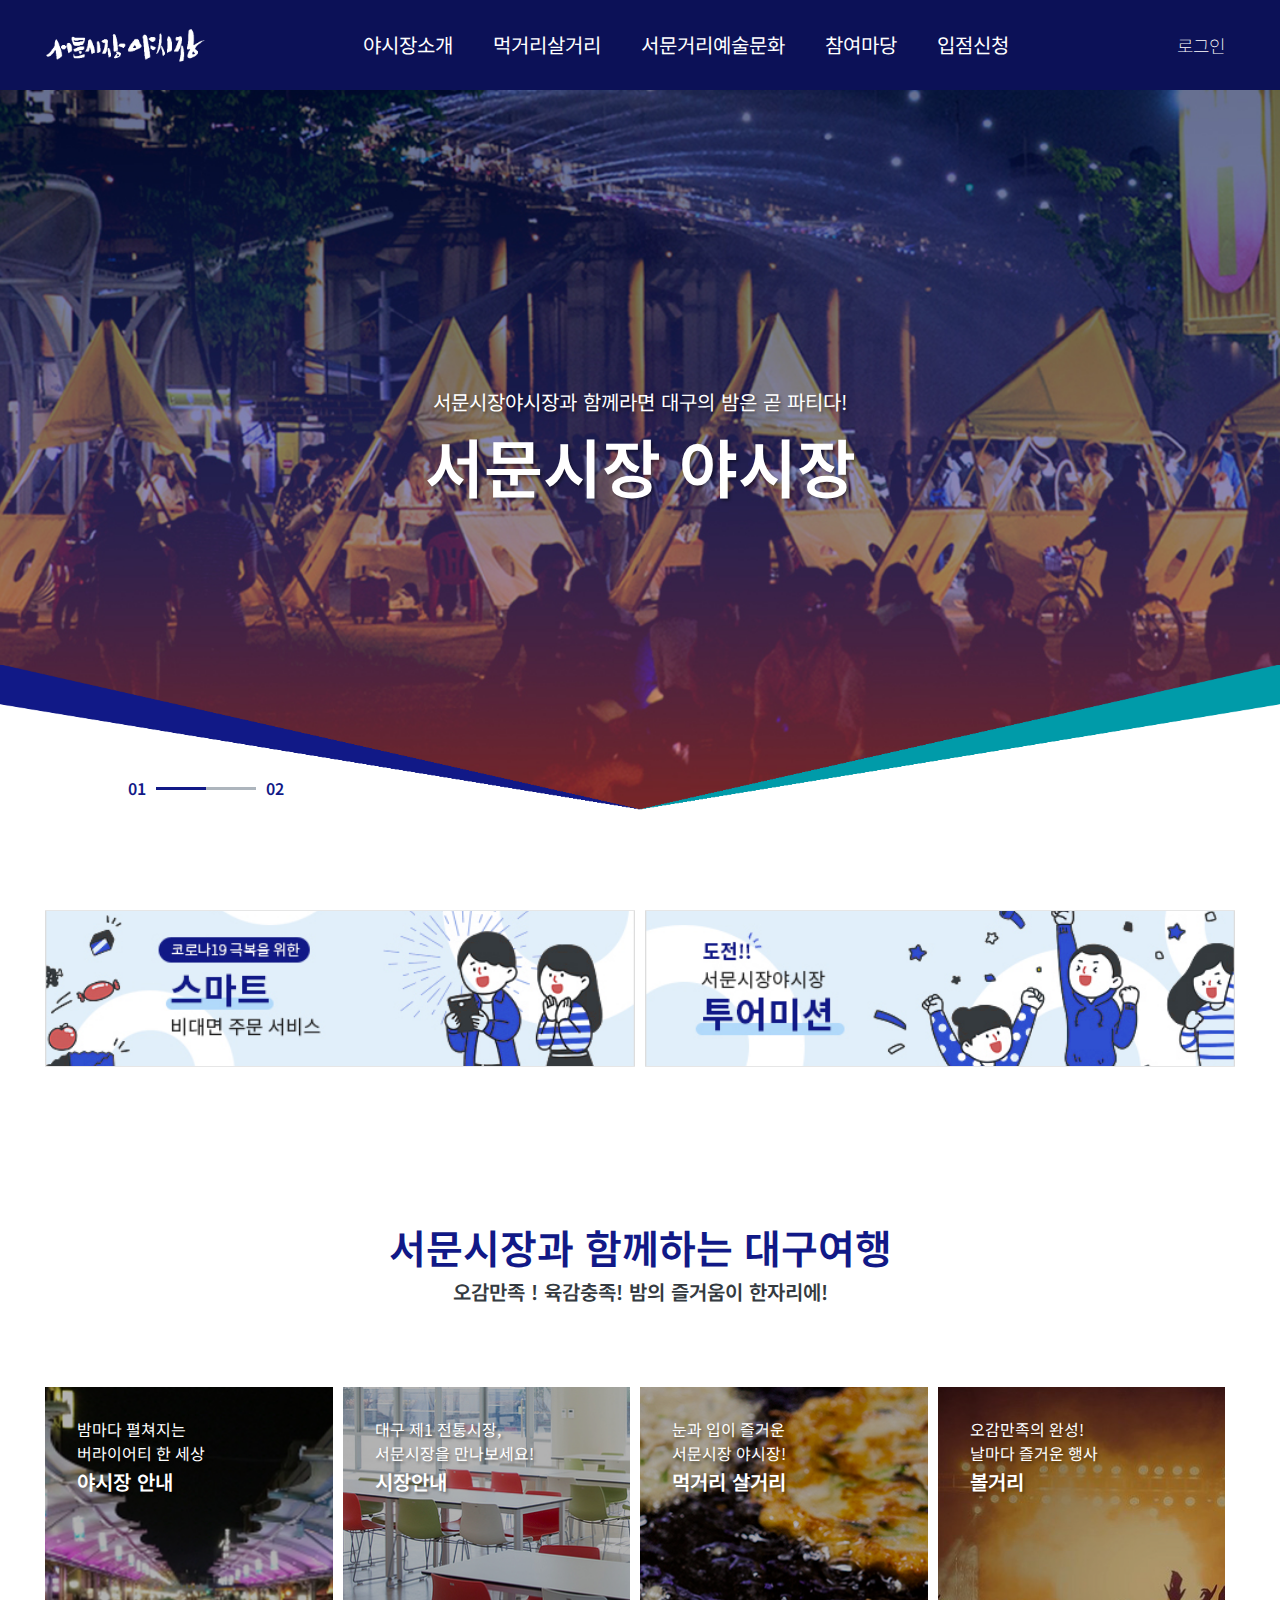
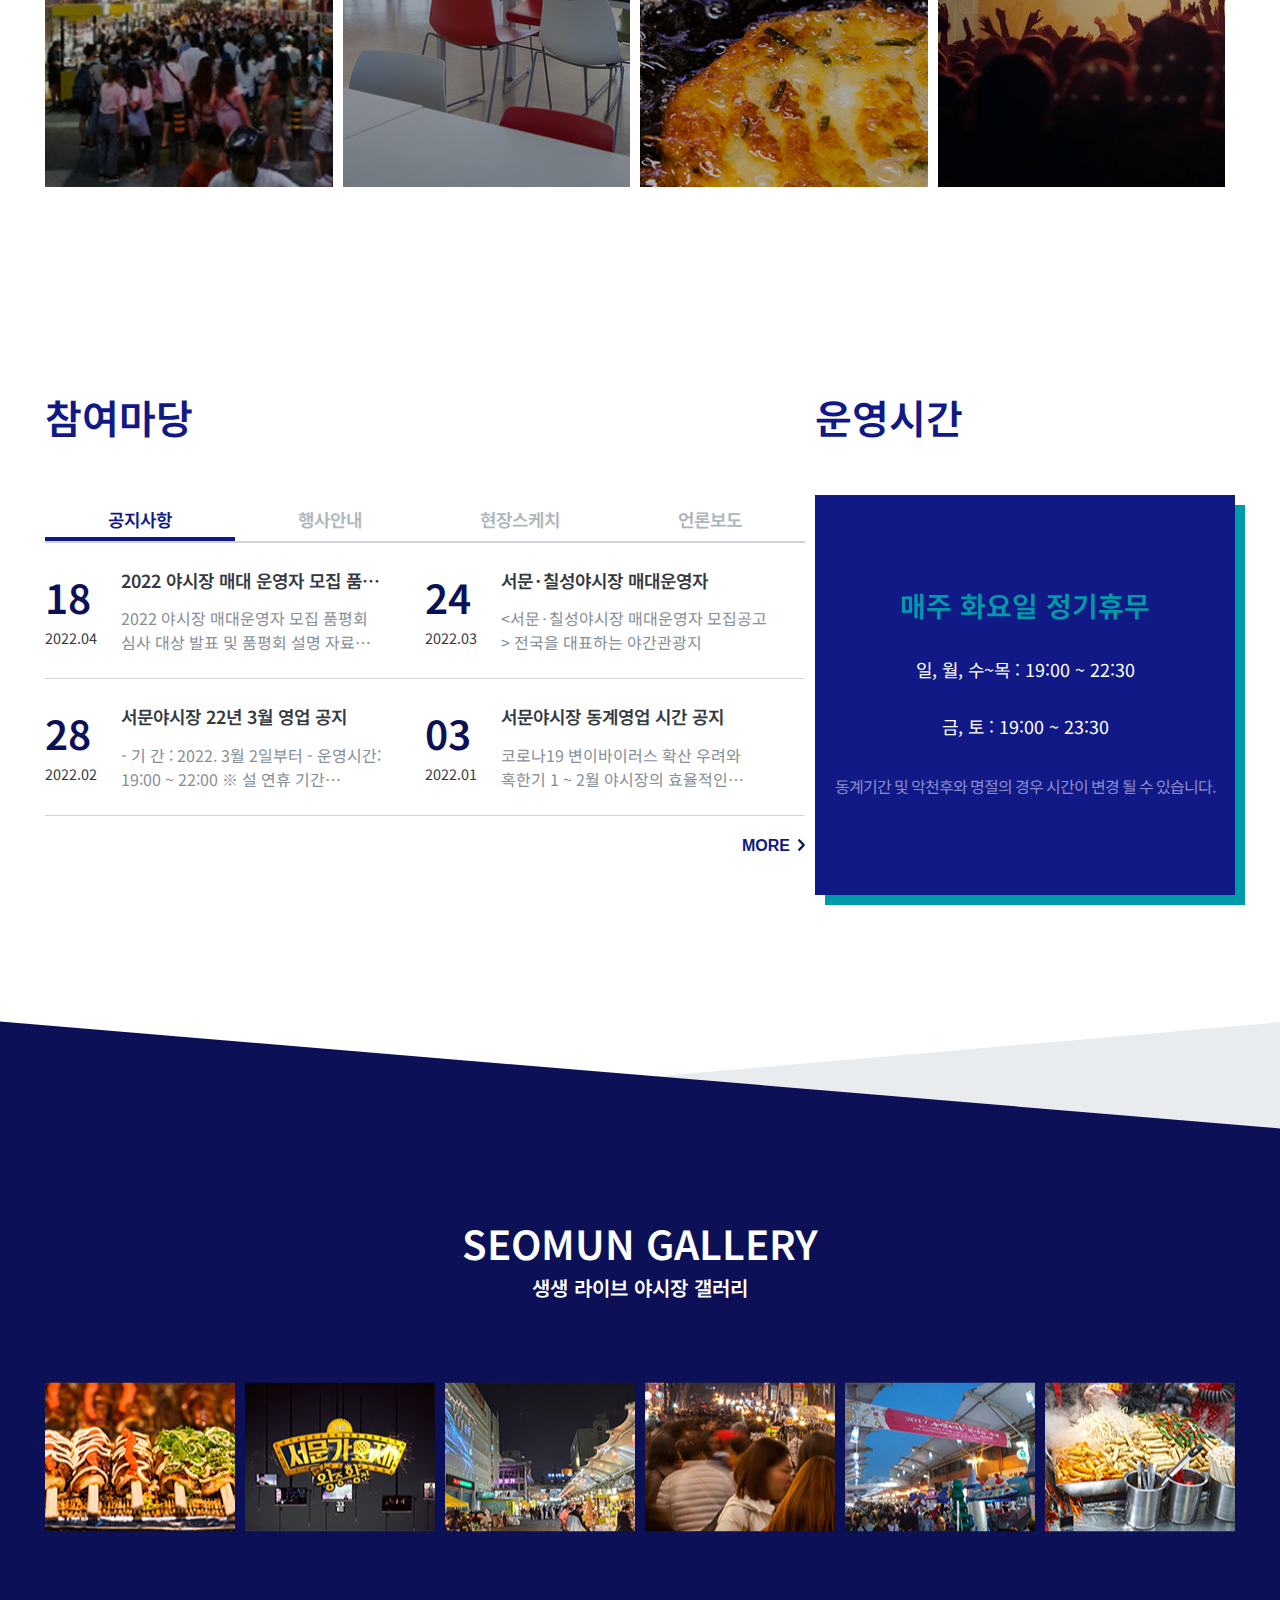
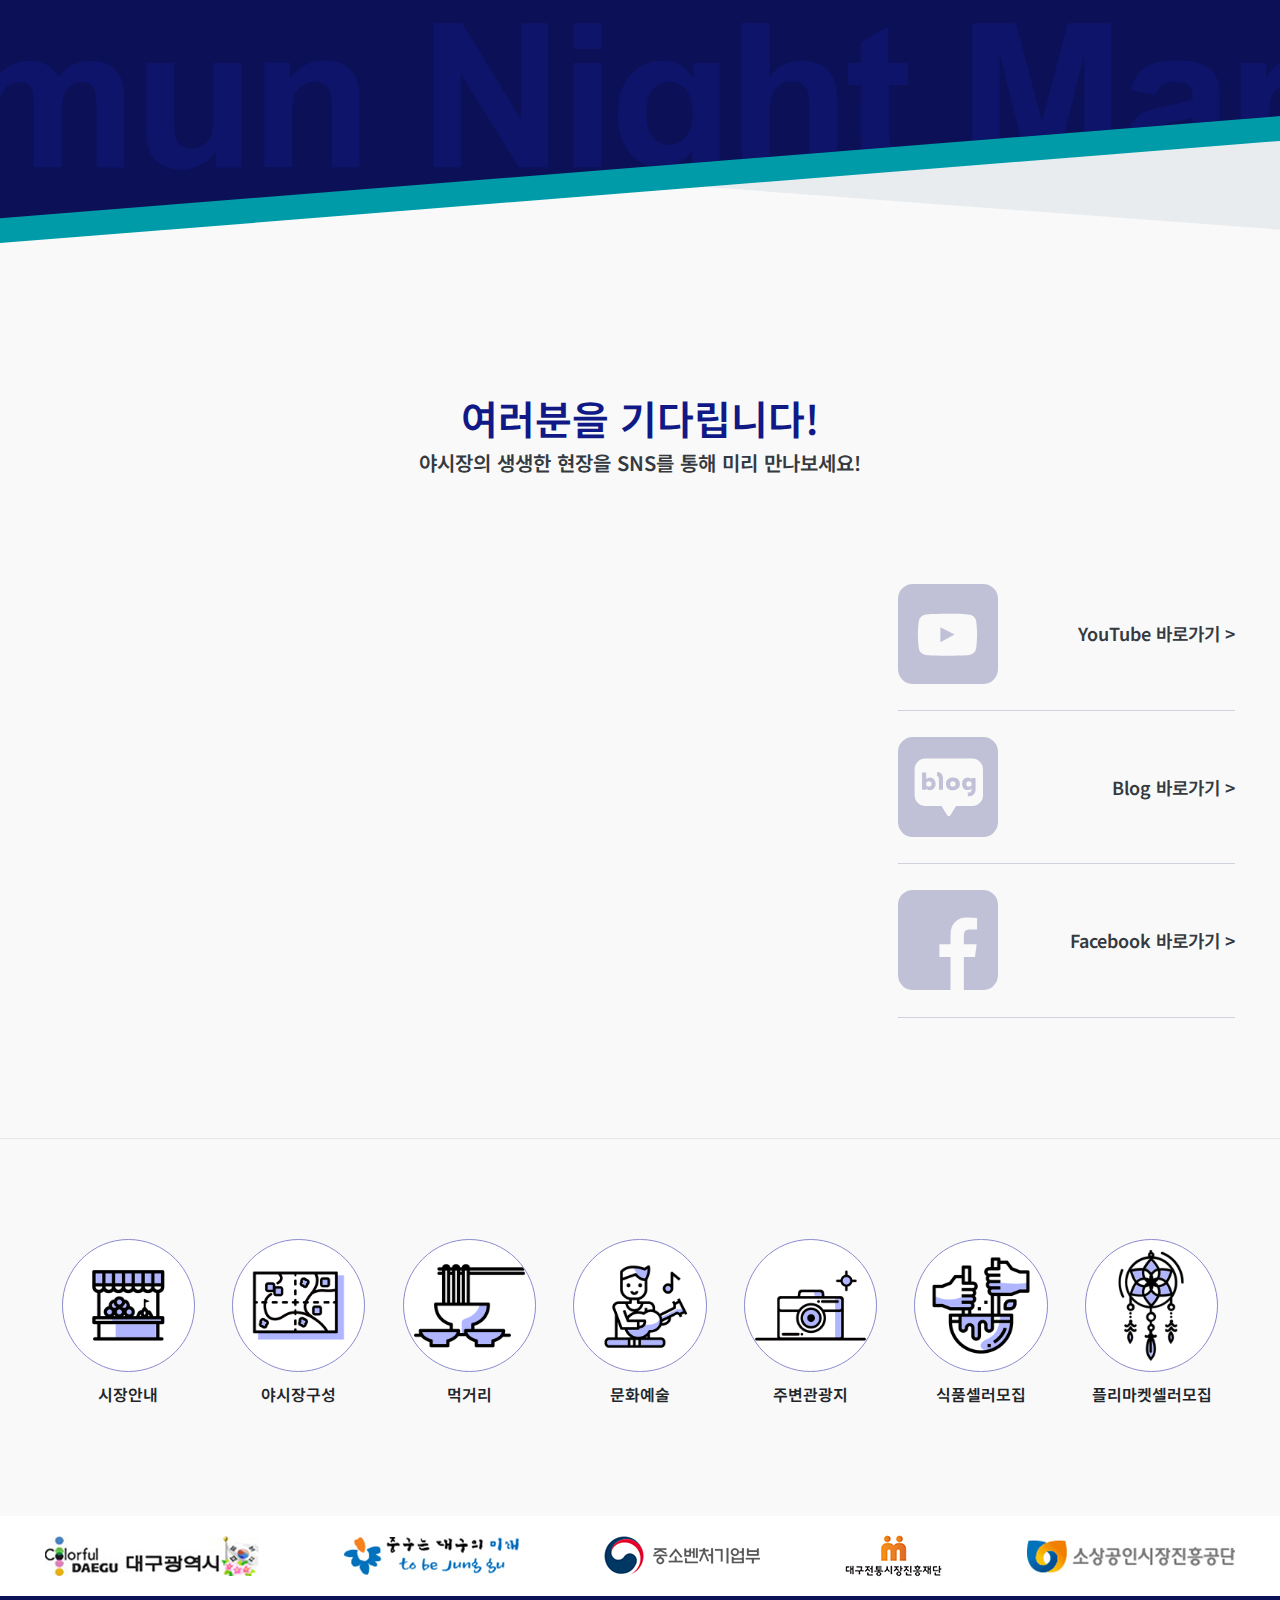
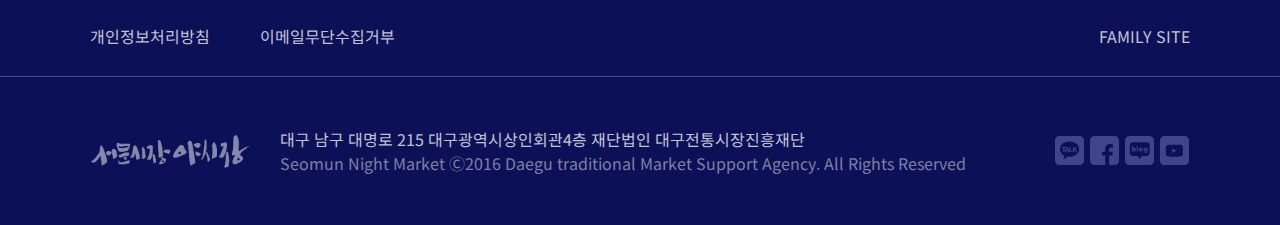
<file: index.html>
<!DOCTYPE html>
<html lang="ko">

<head>
    <meta charset="UTF-8" />
    <meta http-equiv="X-UA-Compatible" content="IE=edge" />
    <meta name="viewport" content="width=device-width, initial-scale=1.0" />
    <title>서문시장야시장</title>
    <link rel="stylesheet" href="css/reset.css" />
    <link rel="stylesheet" href="css/common.css" />
    <link rel="stylesheet" href="css/style.css" />
    <link rel="preconnect" href="https://fonts.googleapis.com" />
    <link rel="preconnect" href="https://fonts.gstatic.com" crossorigin />
    <link href="https://fonts.googleapis.com/css2?family=Noto+Sans+KR:wght@100;300;400;500;700;900&display=swap"
        rel="stylesheet" />
</head>

<body>
    <header>
        <div class="inner">
            <h1 class="logo"><a href=""></a></h1>
            <nav class="dis_none1000">
                <ul class="navi">
                    <li><a href="sub/intro.html">야시장소개</a></li>
                    <li><a href="sub/thum.html">먹거리살거리</a></li>
                    <li><a href="">서문거리예술문화</a></li>
                    <li><a href="sub/notice.html">참여마당</a></li>
                    <li><a href="">입점신청</a></li>
                </ul>
            </nav>
            <div class="login dis_none1000">
                <a href="sub/login.html">로그인</a>
            </div>
            <div class="ham dis_block1000">
                <span></span>
                <span></span>
                <span></span>
            </div>
        </div>
    </header>
    <main>
        <section class="main_bnr">
            <div class="bnr_wrap">
                <div class="main_title">
                    <p>서문시장야시장과 함께라면 <span>대구의 밤은 곧 파티다!<span></span></p>
                    <h2>서문시장 야시장</h2>
                </div>
            </div>
            <div class="slide_nav dis_none1000">
                <span>01</span>
                <span class="slide_nav_ac"></span>
                <span></span>
                <span>02</span>
            </div>
        </section>
        <section class="inner bnr_img">
            <div>
               <a class="smart" href="sub/thum.html"></a>
            </div>
            <div>
                <a  class="tour" href=""></a>
            </div>
        </section>
        <section class="card_bnr">
            <div class="main_tile">
                <h2>서문시장과 함께하는 대구여행</h2>
                <p>오감만족 ! 육감충족! 밤의 즐거움이 한자리에!</p>
            </div>
            <div class="card_wrap">
                <ul class="main_card">
                    <li>
                        <a href="sub/intro.html">
                            <img src="img/index/section1_01.jpg" alt="" />
                            <p>
                                밤마다 펼쳐지는 <br />
                                버라이어티 한 세상
                            </p>
                            <span>야시장 안내</span>
                        </a>
                    </li>
                    <li>
                        <a href="">
                            <img src="img/index/section1_02.jpg" alt="" />
                            <p>
                                대구 제1 전통시장,<br />
                                서문시장을 만나보세요!
                            </p>
                            <span>시장안내</span>
                        </a>
                    </li>
                    <li>
                        <a href="">
                            <img src="img/index/section1_03.jpg" alt="" />
                            <p>
                                눈과 입이 즐거운 <br />
                                서문시장 야시장!
                            </p>
                            <span>먹거리 살거리</span>
                        </a>
                    </li>
                    <li>
                        <a href="">
                            <img src="img/index/section1_04.jpg" alt="" />
                            <p>
                                오감만족의 완성! <br />
                                날마다 즐거운 행사
                            </p>
                            <span>볼거리</span>
                        </a>
                    </li>
                </ul>
            </div>
        </section>
        <section class="card_bnr hidden">
            <article class="inner seperate">
                <div class="main_notice">
                    <h2>참여마당</h2>
                    <ul class="main_noti_nav">
                        <li class="main_noti_active">
                            <a href="">공지사항</a>
                        </li>
                        <li><a href="">행사안내</a></li>
                        <li><a href="">현장스케치</a></li>
                        <li><a href="">언론보도</a></li>
                    </ul>
                    <div class="main_noti_wrap">
                        <div>
                            <div class="main_noti_date">
                                <span>18</span>
                                <p>2022.04</p>
                            </div>
                            <div class="main_noti_cont">
                                <span>2022 야시장 매대 운영자 모집 품평회</span>
                                <p>
                                    2022 야시장 매대운영자 모집 품평회 심사 대상 발표 및 품평회 설명 자료 게시 합니다 .
                                    첨부파일 참조 (심사 대상 명단 , 응시조 확인 및 일정 , 참가자 설명자료 반드시 확인 )
                                </p>
                            </div>
                        </div>
                        <div>
                            <div class="main_noti_date">
                                <span>24</span>
                                <p>2022.03</p>
                            </div>
                            <div class="main_noti_cont">
                                <span>서문·칠성야시장 매대운영자</span>
                                <p>
                                    <서문·칠성야시장 매대운영자 모집공고>
                                        전국을 대표하는 야간관광지
                                </p>
                            </div>
                        </div>
                        <div>
                            <div class="main_noti_date">
                                <span>28</span>
                                <p>2022.02</p>
                            </div>
                            <div class="main_noti_cont">
                                <span>서문야시장 22년 3월 영업 공지</span>
                                <p>
                                    - 기 간 : 2022. 3월 2일부터
                                    - 운영시간: 19:00 ~ 22:00
                                    ※ 설 연휴 기간 특별공연 진행될 예정입니다. 많은 참여 부탁드립니다.
                                </p>
                            </div>
                        </div>
                        <div>
                            <div class="main_noti_date">
                                <span>03</span>
                                <p>2022.01</p>
                            </div>
                            <div class="main_noti_cont">
                                <span>서문야시장 동계영업 시간 공지</span>
                                <p>
                                    코로나19 변이바이러스 확산 우려와 혹한기 1 ~ 2월 야시장의
                                    효율적인 운영을 위해 동계기간 영업시간 단축 조정함을 안내 드립니다.
                                </p>
                            </div>
                        </div>
                    </div>
                    <button class="main_noti_btn" onclick="location.href='sub/notice.html';">MORE</button>
                </div>
                <div class="main_time">
                    <h2>운영시간</h2>
                    <div>
                        <h5>매주 화요일 정기휴무</h5>
                        <span>일, 월, 수~목 : 19:00 ~ 22:30</span>
                        <span>금, 토 : 19:00 ~ 23:30</span>
                        <p>
                            동계기간 및 악천후와 명절의 경우 시간이 변경 될
                            수 있습니다.
                        </p>
                    </div>
                </div>
            </article>
        </section>
        <section class="gallery">
            <article>
                <div class="main_tile ">
                    <h2 class="white">SEOMUN GALLERY</h2>
                    <p class="white">생생 라이브 야시장 갤러리</p>
                </div>
                <div class="gall_img">
                    <div>
                        <div><img src="img/index/gallery5.jpg" alt="" /></div>
                        <div><img src="img/index/gallery3.jpg" alt="" /></div>
                        <div><img src="img/index/gallery7.jpg" alt="" /></div>
                        <div><img src="img/index/gallery4.jpg" alt="" /></div>
                        <div><img src="img/index/gallery8.jpg" alt="" /></div>
                        <div><img src="img/index/gallery6.jpg" alt="" /></div>
                        <!-- <div><img src="img/index/gallery1.jpg" alt="" /></div>
                        <div><img src="img/index/gallery2.jpg" alt="" /></div> -->

                    </div>
                </div>
            </article>
        </section>
        <section class="gray_sec">
            <div class="main_tile">
                <h2>여러분을 기다립니다!</h2>
                <p>야시장의 생생한 현장을 SNS를 통해 미리 만나보세요!</p>
            </div>
            <article class="inner sns_wrap">
                <iframe class="yt" src="https://www.youtube.com/embed/OdQ_ya1SF24?controls=0&amp;start=20" title="YouTube video player" frameborder="0" allow="accelerometer; autoplay; clipboard-write; encrypted-media; gyroscope; picture-in-picture" allowfullscreen></iframe>                
                <!-- <iframe class="fb" src="https://www.facebook.com/plugins/likebox.php?href=https://www.facebook.com/nightseomun&amp;width=290&amp;height=320&amp;colorscheme=light&amp;show_faces=false&amp;header=false&amp;stream=true&amp;show_border=false" scrolling="no" frameborder="0"  allowtransparency="true"></iframe> -->
                <div class="sns_view dis_none">
                    <div class="yout">
                        <a href="">
                        <img class="" src="img/icon-ft-yt.svg" alt="">
                        <p>YouTube <span>바로가기 ></span></p>
                    </a>
                    </div>
                    <div class="blog">
                        <a href="">
                        <img class="" src="img/icon-ft-blog.svg" alt="">
                        <p>Blog <span>바로가기 ></span></p>
                    </a>
                    </div>
                    <div class="fb"><a href="">
                        <img class="" src="img/icon-ft-fb.svg" alt="">
                        <p>Facebook <span>바로가기 ></span></p>

                        </a>
                    </div>
                </div>
            </article>
        </section>
        <section class="icon_cate">
            <article class="inner">
                <ul class="cate_list">
                    <li>
                        <a href="#">
                            <div>
                                <img src="img/index/section4_market.png" />
                            </div>
                            <p>시장안내</p>
                        </a>
                    </li>
                    <li>
                        <a href="#">
                            <div>
                                <img src="img/index/section4_map.png" />
                            </div>
                            <p>야시장구성</p>
                        </a>
                    </li>
                    <li>
                        <a href="#">
                            <div>
                                <img src="img/index/section4_food.png" />
                            </div>
                            <p>먹거리</p>
                        </a>
                    </li>
                    <li>
                        <a href="#">
                            <div>
                                <img src="img/index/section4_culture.png" />
                            </div>
                            <p>문화예술</p>
                        </a>
                    </li>
                    <li class="dis_none1000">
                        <a href="#">
                            <div>
                                <img src="img/index/section4_3tour.png" />
                            </div>
                            <p>주변관광지</p>
                        </a>
                    </li>
                    <li>
                        <a href="#">
                            <div>
                                <img src="img/index/section4_foodseller.png" />
                            </div>
                            <p>식품셀러모집</p>
                        </a>
                    </li>
                    <li>
                        <a href="#">
                            <div>
                                <img src="img/index/section4_fleamarket.png" />
                            </div>
                            <p>플리마켓셀러모집</p>
                        </a>
                    </li>
                </ul>
            </article>
        </section>
        
        <section class="f_img dis_none1000">
            <article class="inner">
                <div>
                    <a href="sub/intro.html"><img src="img/index/footer_banner01.jpg" alt="" /></a>
                </div>
                <div>
                    <a href=""><img src="img/index/footer_banner02.jpg" alt="" /></a>
                </div>
                <div>
                    <a href="sub/thum.html"><img src="img/index/footer_banner03.jpg" alt="" /></a>
                </div>
                <div>
                    <a href=""><img src="img/index/footer_banner04.jpg" alt="" /></a>
                </div>
                <div>
                    <a href=""><img src="img/index/footer_banner05.jpg" alt="" /></a>
                </div>
            </article>
        </section>
    </main>
    
    <footer>
        <div>
            <div class="f_list">
                <div>
                    <ul>
                        <li><a href="">개인정보처리방침</a></li>
                        <li><a href="">이메일무단수집거부</a></li>
                    </ul>
                    <span class="dis_none">FAMILY SITE</span>
                </div>
            </div>
            <div class="f_cont">
                <div class="f_logo">
                    <h2>
                        <a href="">
                            <img src="img/noimg_big2.png" alt="" />
                        </a>
                    </h2>
                </div>
                <div class="f_txt">
                    <p>
                        대구 남구 대명로 215 대구광역시상인회관4층
                        <br class="dis_block" />
                        재단법인 대구전통시장진흥재단
                    </p>
                    <div class="fm_ico">
                        <a href="">
                            <i class="icon_ft_talk"></i>
                        </a>
                        <a href="">
                            <i class="icon_ft_fb"></i>
                        </a>
                        <a href="">
                            <i class="icon_ft_blog"></i>
                        </a>
                        <a href="">
                            <i class="icon_ft_yt"></i>
                        </a>
                    </div>
                    <p>
                        Seomun Night Market Ⓒ2016 Daegu traditional Market
                        Support Agency.
                        <br class="dis_block" />All Rights Reserved
                    </p>
                </div>
                <div class="f_ico dis_none">
                    <a href="">
                        <i class="icon_ft_talk"></i>
                    </a>
                    <a href="">
                        <i class="icon_ft_fb"></i>
                    </a>
                    <a href="">
                        <i class="icon_ft_blog"></i>
                    </a>
                    <a href="">
                        <i class="icon_ft_yt"></i>
                    </a>
                </div>
            </div>
        </div>
    </footer>
</body>

</html>
</file>
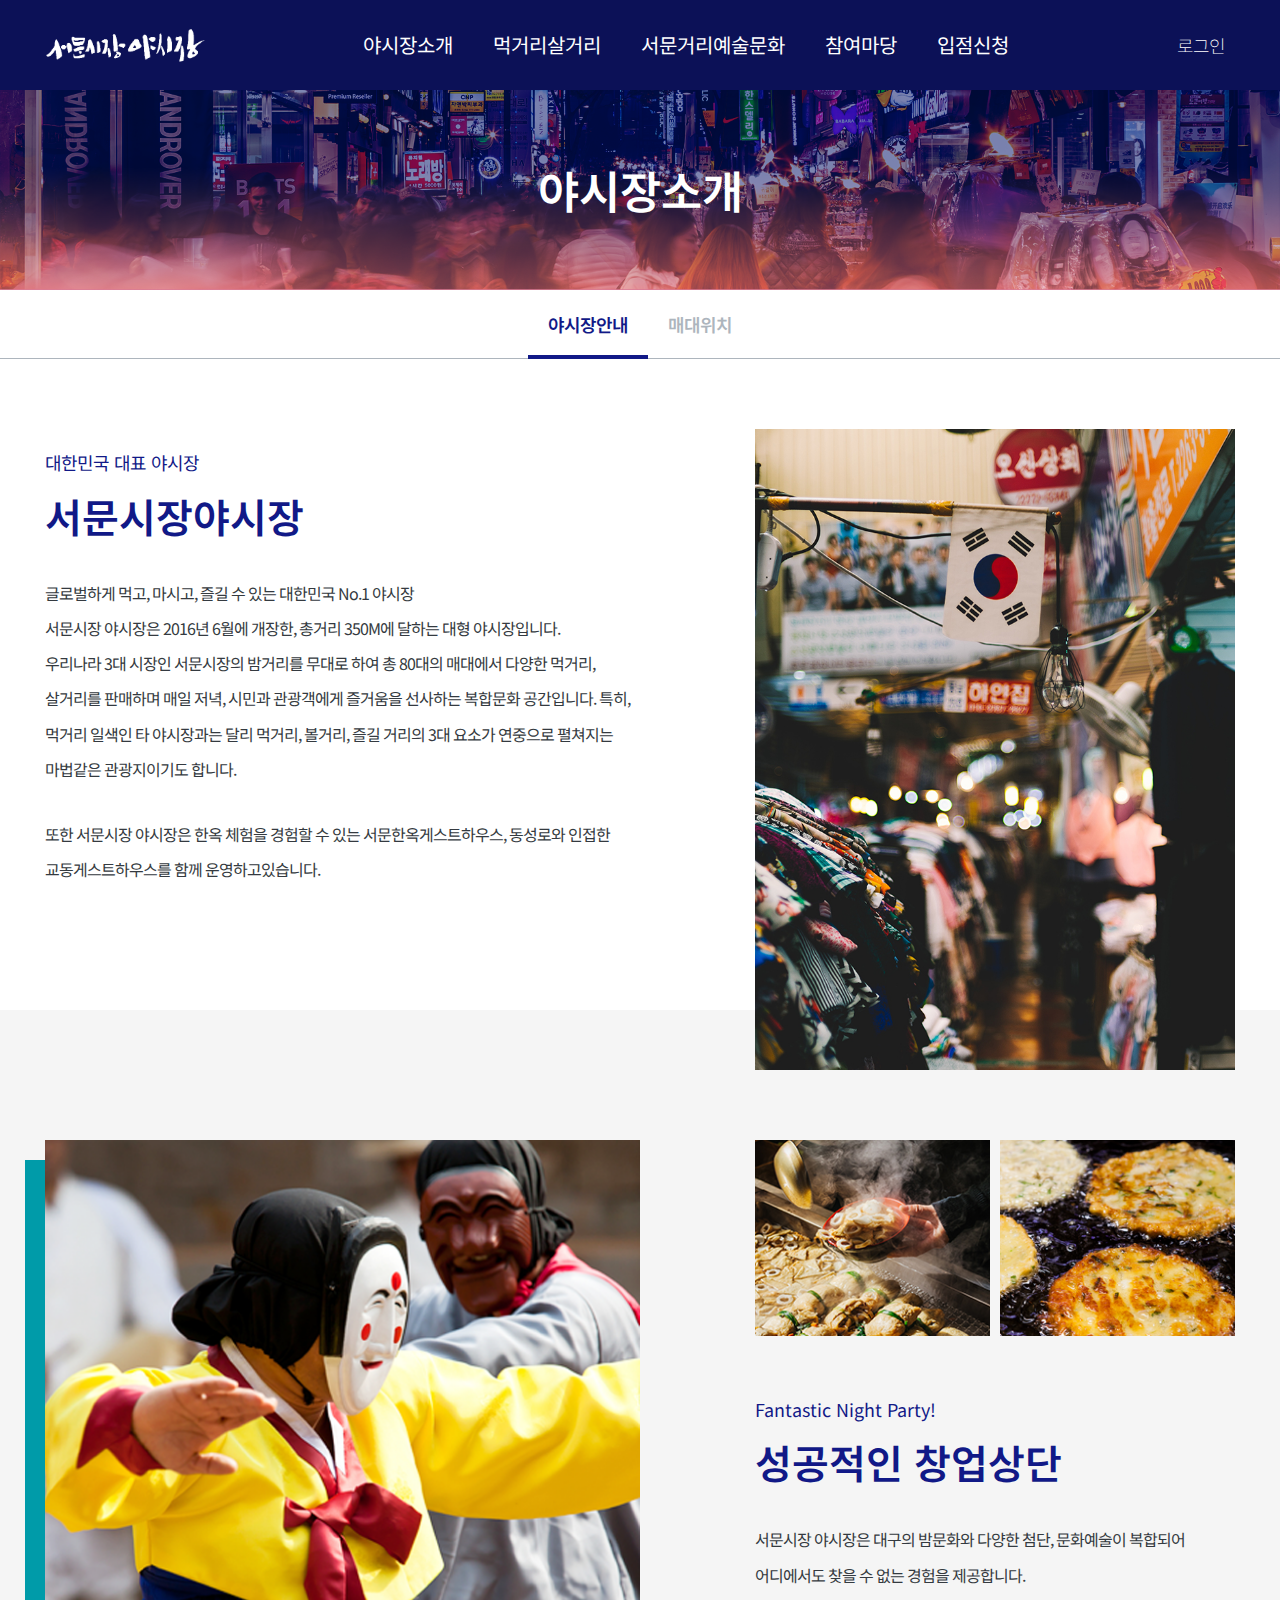
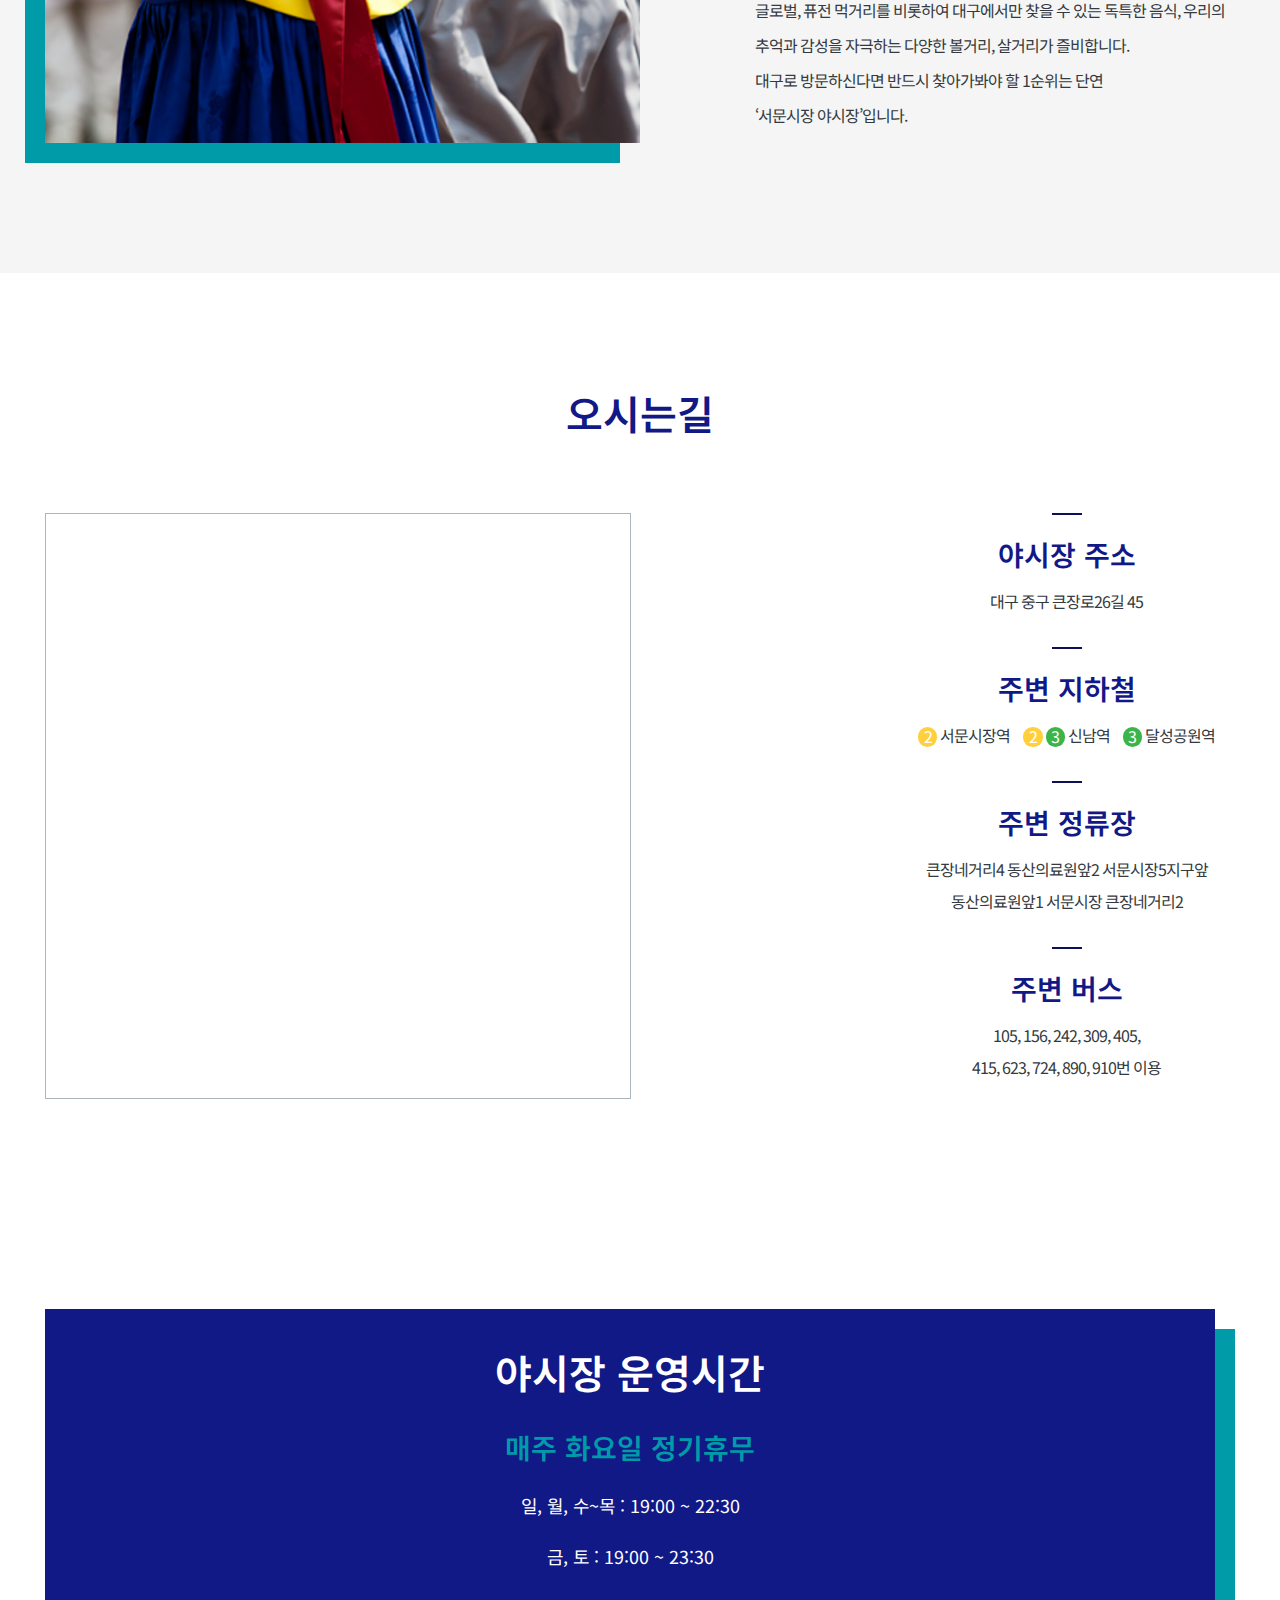
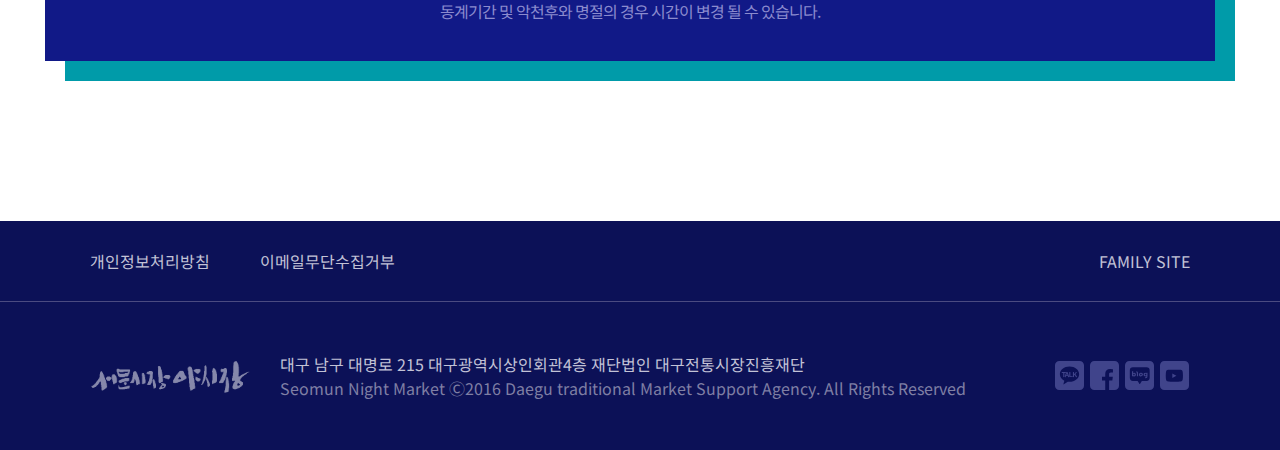
<file: sub/intro.html>
<!DOCTYPE html>
<html lang="ko">
    <head>
        <meta charset="UTF-8" />
        <meta http-equiv="X-UA-Compatible" content="IE=edge" />
        <meta name="viewport" content="width=device-width, initial-scale=1.0" />
        <title>서문시장야시장</title>
        <link rel="stylesheet" href="../css/reset.css" />
        <link rel="stylesheet" href="../css/common.css" />
        <link rel="stylesheet" href="../css/style.css" />
        <link rel="preconnect" href="https://fonts.googleapis.com" />
        <link rel="preconnect" href="https://fonts.gstatic.com" crossorigin />
        <link
            href="https://fonts.googleapis.com/css2?family=Noto+Sans+KR:wght@100;300;400;500;700;900&display=swap"
            rel="stylesheet"
        />
    </head>
    <body>
        <header>
            <div class="inner">
                <h1 class="logo"><a href="../index.html"></a></h1>
                <nav class="dis_none1000">
                    <ul class="navi">
                        <li><a href="">야시장소개</a></li>
                        <li><a href="thum.html">먹거리살거리</a></li>
                        <li><a href="">서문거리예술문화</a></li>
                        <li><a href="notice.html">참여마당</a></li>
                        <li><a href="">입점신청</a></li>
                    </ul>
                </nav>
                <div class="login dis_none1000">
                    <a href="login.html">로그인</a>
                </div>
                <div class="ham dis_block1000">
                    <span></span>
                    <span></span>
                    <span></span>
                </div>
            </div>
        </header>
        <main>
            <div class="nav_bg bg_img2">
                <h2>야시장소개</h2>
            </div>
            <nav class="sub_nav">
                <ul>
                    <li><a href="#" class="sub_active">야시장안내</a></li>
                    <li><a href="#">매대위치</a></li>
                </ul>
            </nav>
            <section class="sec1">
                <div class="inner">
                    <div class="sec1_txt">
                        <span>대한민국 대표 야시장</span>
                        <h3>서문시장야시장</h3>
                        <p>
                            글로벌하게 먹고, 마시고, 즐길 수 있는 대한민국 No.1
                            야시장<br />
                            서문시장 야시장은 2016년 6월에 개장한, 총거리 350M에
                            달하는 대형 야시장입니다.<br />
                            우리나라 3대 시장인 서문시장의 밤거리를 무대로 하여
                            총 80대의 매대에서 다양한 먹거리, 살거리를 판매하며
                            매일 저녁, 시민과 관광객에게 즐거움을 선사하는
                            복합문화 공간입니다. 특히, 먹거리 일색인 타
                            야시장과는 달리 먹거리, 볼거리, 즐길 거리의 3대
                            요소가 연중으로 펼쳐지는 마법같은 관광지이기도
                            합니다.<br />
                        </p>
                        <p class="sec1_txt_hide">
                            또한 서문시장 야시장은 한옥 체험을 경험할 수 있는
                            서문한옥게스트하우스, 동성로와 인접한
                            교동게스트하우스를 함께 운영하고있습니다.
                        </p>
                    </div>
                    <div class="img1_wrap">
                        <img
                            src="../img/info_img6.jpg"
                            alt="소개페이지 서문시장 이미지"
                        />
                    </div>
                </div>
            </section>
            <section class="sec2">
                <div class="inner">
                    <div class="img2_wrap">
                        <div class="img2_bg">
                            <img src="../img/info_img2.png" />
                        </div>
                    </div>
                    <div class="img3_text_wrap">
                        <div class="img3_wrap">
                            <img src="../img/info_img3.png" />
                            <img src="../img/info_img4.png" />
                        </div>
                        <div class="sec2_txt">
                            <span>Fantastic Night Party!</span>
                            <h3>성공적인 창업상단</h3>
                            <p>
                                서문시장 야시장은 대구의 밤문화와 다양한 첨단,
                                문화예술이 복합되어 어디에서도 찾을 수 없는
                                경험을 제공합니다.<br />
                                글로벌, 퓨전 먹거리를 비롯하여 대구에서만 찾을
                                수 있는 독특한 음식, 우리의 추억과 감성을
                                자극하는 다양한 볼거리, 살거리가 즐비합니다.<br />
                                대구로 방문하신다면 반드시 찾아가봐야 할 1순위는
                                단연<br />
                                ‘서문시장 야시장’입니다.
                            </p>
                        </div>
                    </div>
                </div>
            </section>
            <section class="sec3">
                <div class="inner2">
                    <h3>오시는길</h3>
                    <div class="map_wrap">
                        <iframe
                            class="google_map"
                            src="https://www.google.com/maps/embed?pb=!1m18!1m12!1m3!1d1616.59881114939!2d128.5794935823837!3d35.86867362980723!2m3!1f0!2f0!3f0!3m2!1i1024!2i768!4f13.1!3m3!1m2!1s0x3565e376c08aad43%3A0xdd7958b01f8ee3e!2z7ISc66y47Iuc7J6lIOyVvOyLnOyepQ!5e0!3m2!1sko!2skr!4v1649229399366!5m2!1sko!2skr"
                            allowfullscreen=""
                            loading="lazy"
                            referrerpolicy="no-referrer-when-downgrade"
                        ></iframe>
                        <ul>
                            <li>
                                <h5>야시장 주소</h5>
                                <p>대구 중구 큰장로26길 45</p>
                            </li>
                            <li>
                                <h5>주변 지하철</h5>
                                <p>
                                    <span class="n2">2</span>
                                    서문시장역
                                    <span class="n2">2</span>
                                    <span class="n3">3</span>
                                    신남역
                                    <span class="n3">3</span>
                                    달성공원역
                                </p>
                            </li>
                            <li>
                                <h5>주변 정류장</h5>
                                <p>
                                    큰장네거리4 동산의료원앞2 서문시장5지구앞<br />
                                    동산의료원앞1 서문시장 큰장네거리2
                                </p>
                            </li>
                            <li>
                                <h5>주변 버스</h5>
                                <p>
                                    105, 156, 242, 309, 405, <br />
                                    415, 623, 724, 890, 910번 이용
                                </p>
                            </li>
                        </ul>
                    </div>
                </div>
            </section>
            <section class="sec4">
                <div class="inner">
                    <div>
                        <h3>야시장 운영시간</h3>
                        <h5>매주 화요일 정기휴무</h5>
                        <span>일, 월, 수~목 : 19:00 ~ 22:30</span>
                        <span>금, 토 : 19:00 ~ 23:30</span>
                        <p>
                            동계기간 및 악천후와 명절의 경우 시간이 변경 될 수
                            있습니다.
                        </p>
                    </div>
                </div>
            </section>
        </main>
        <footer>
            <div>
                <div class="f_list">
                    <div>
                        <ul>
                            <li><a href="">개인정보처리방침</a></li>
                            <li><a href="">이메일무단수집거부</a></li>
                        </ul>
                        <span class="dis_none">FAMILY SITE</span>
                    </div>
                </div>
                <div class="f_cont">
                    <div class="f_logo">
                        <h2>
                            <a href=""
                                ><img src="../img/noimg_big2.png" alt=""
                            /></a>
                        </h2>
                    </div>
                    <div class="f_txt">
                        <p>
                            대구 남구 대명로 215 대구광역시상인회관4층
                            <br class="dis_block" />
                            재단법인 대구전통시장진흥재단
                        </p>
                        <div class="fm_ico">
                            <a href="">
                                <i class="icon_ft_talk"></i>
                            </a>
                            <a href="">
                                <i class="icon_ft_fb"></i>
                            </a>
                            <a href="">
                                <i class="icon_ft_blog"></i>
                            </a>
                            <a href="">
                                <i class="icon_ft_yt"></i>
                            </a>
                        </div>
                        <p>
                            Seomun Night Market Ⓒ2016 Daegu traditional Market
                            Support Agency.
                            <br class="dis_block" />All Rights Reserved
                        </p>
                    </div>
                    <div class="f_ico dis_none">
                        <a href="">
                            <i class="icon_ft_talk"></i>
                        </a>
                        <a href="">
                            <i class="icon_ft_fb"></i>
                        </a>
                        <a href="">
                            <i class="icon_ft_blog"></i>
                        </a>
                        <a href="">
                            <i class="icon_ft_yt"></i>
                        </a>
                    </div>
                </div>
            </div>
        </footer>
    </body>
</html>
</file>
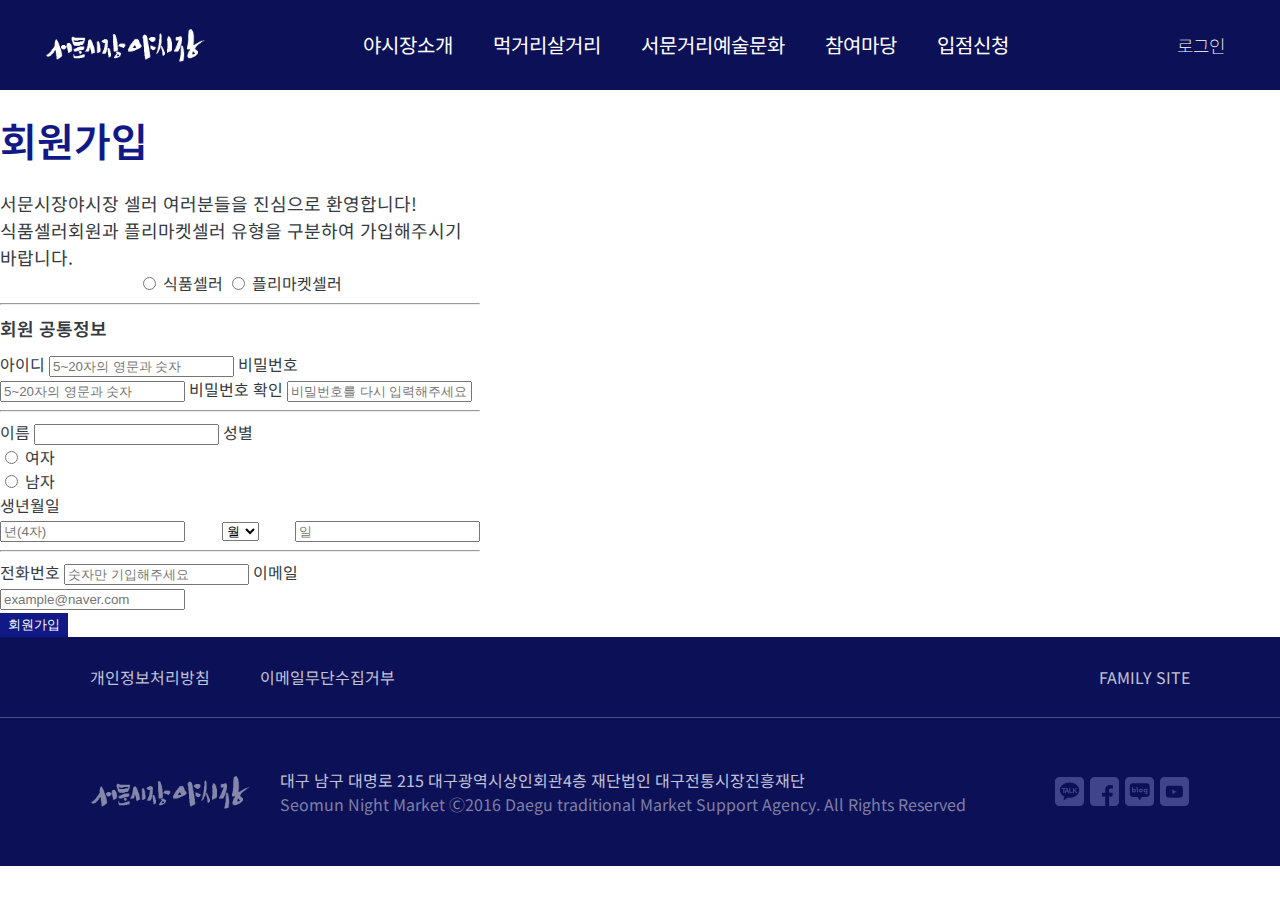
<file: sub/join.html>
<!DOCTYPE html>
<html lang="ko">
    <head>
        <meta charset="UTF-8" />
        <meta http-equiv="X-UA-Compatible" content="IE=edge" />
        <meta name="viewport" content="width=device-width, initial-scale=1.0" />
        <title>서문시장야시장</title>
        <link
            href="https://cdn.jsdelivr.net/npm/bootstrap@5.1.3/dist/css/bootstrap.min.css"
            rel="stylesheet"
            integrity="sha384-1BmE4kWBq78iYhFldvKuhfTAU6auU8tT94WrHftjDbrCEXSU1oBoqyl2QvZ6jIW3"
            crossorigin="anonymous"
        />
        <script
            src="https://cdn.jsdelivr.net/npm/bootstrap@5.1.3/dist/js/bootstrap.bundle.min.js"
            integrity="sha384-ka7Sk0Gln4gmtz2MlQnikT1wXgYsOg+OMhuP+IlRH9sENBO0LRn5q+8nbTov4+1p"
            crossorigin="anonymous"
        ></script>
        <link rel="stylesheet" href="../css/reset.css" />
        <link rel="stylesheet" href="../css/common.css" />
        <link rel="stylesheet" href="../css/style.css" />
        <link rel="stylesheet" href="../css/login_join.css" />
        <link rel="preconnect" href="https://fonts.googleapis.com" />
        <link rel="preconnect" href="https://fonts.gstatic.com" crossorigin />
        <link
            href="https://fonts.googleapis.com/css2?family=Noto+Sans+KR:wght@100;300;400;500;700;900&display=swap"
            rel="stylesheet"
        />
    </head>

    <body>
        <header>
            <div class="inner">
                <h1 class="logo"><a href="../index.html"></a></h1>
                <nav class="dis_none1000">
                    <ul class="navi">
                        <li><a href="intro.html">야시장소개</a></li>
                        <li><a href="thum.html">먹거리살거리</a></li>
                        <li><a href="">서문거리예술문화</a></li>
                        <li><a href="notice.html">참여마당</a></li>
                        <li><a href="">입점신청</a></li>
                    </ul>
                </nav>
                <div class="login dis_none1000">
                    <a href="login.html">로그인</a>
                </div>
                <div class="ham dis_block1000">
                    <span></span>
                    <span></span>
                    <span></span>
                </div>
            </div>
        </header>
        <main>
            <body class="bg-light">
                <div class="container join_wrap">
                    <div class="py-5 text-center">
                        <h2>회원가입</h2>
                        <p class="lead">
                            서문시장야시장 셀러 여러분들을 진심으로 환영합니다!
                            <br />식품셀러회원과 플리마켓셀러 유형을 구분하여
                            가입해주시기 바랍니다.
                        </p>
                    </div>

                    <div class="row">
                        <div class="order-md-1">
                            <form>
                                <div class="btn-group seller_choice">
                                    <label class="btn-lg btn-secondary me-2">
                                        <input
                                            type="radio"
                                            name="options"
                                            id="food_seller"
                                            value="1"
                                            autocomplete="off"
                                            onclick="div_OnOff(this.value,'food_seller_info');"
                                        />
                                        식품셀러
                                    </label>
                                    <label class="btn-lg btn-secondary">
                                        <input
                                            type="radio"
                                            name="options"
                                            id="flea_seller"
                                            value="2"
                                            autocomplete="off"
                                            onclick="div_OnOff(this.value,'flea_seller_info');"
                                        />
                                        플리마켓셀러
                                    </label>
                                </div>
                                <hr class="mb-4" />
                                <h4>회원 공통정보</h4>
                                <div class="id_pw">
                                    <label class="mb-1">아이디</label>
                                    <input
                                        type="text"
                                        class="form-control mb-3"
                                        id="id"
                                        placeholder="5~20자의 영문과 숫자"
                                    />

                                    <label class="mb-1">비밀번호</label>
                                    <input
                                        type="text"
                                        class="form-control mb-3"
                                        id="password"
                                        placeholder="5~20자의 영문과 숫자"
                                    />

                                    <label class="mb-1">비밀번호 확인</label>
                                    <input
                                        type="text"
                                        class="form-control mb-3"
                                        id="password"
                                        placeholder="비밀번호를 다시 입력해주세요"
                                    />
                                </div>
                                <hr class="mb-4" />
                                <div class="human_info">
                                    <label class="mb-1">이름</label>
                                    <input
                                        type="text"
                                        class="form-control mb-3"
                                        id="id"
                                    />

                                    <label class="mb-1">성별</label><br />
                                    <div class="form-check form-check-inline">
                                        <input
                                            class="form-check-input"
                                            type="radio"
                                            name="gender"
                                            id="gender"
                                            value="woman"
                                        />
                                        <label
                                            class="form-check-label"
                                            for="inlineRadio1"
                                            >여자</label
                                        >
                                    </div>
                                    <div class="form-check form-check-inline">
                                        <input
                                            class="form-check-input"
                                            type="radio"
                                            name="gender"
                                            id="gender"
                                            value="man"
                                        />
                                        <label
                                            class="form-check-label"
                                            for="inlineRadio2"
                                            >남자</label
                                        >
                                    </div>
                                    <div class="form-group mt-3">
                                        <label class="mb-1">생년월일</label>
                                        <div class="form-row">
                                            <div class="form-group col-md-4">
                                                <input
                                                    type="text"
                                                    class="form-control"
                                                    id="birth_year"
                                                    placeholder="년(4자)"
                                                />
                                            </div>
                                            <div class="form-group col-md-4">
                                                <select
                                                    id="birth_month"
                                                    class="form-control"
                                                >
                                                    <option selected>월</option>
                                                    <option>1</option>
                                                    <option>2</option>
                                                    <option>3</option>
                                                    <option>4</option>
                                                    <option>5</option>
                                                    <option>6</option>
                                                    <option>7</option>
                                                    <option>8</option>
                                                    <option>9</option>
                                                    <option>10</option>
                                                    <option>11</option>
                                                    <option>12</option>
                                                </select>
                                            </div>
                                            <div class="form-group col-md-4">
                                                <input
                                                    type="text"
                                                    class="form-control"
                                                    id="birth_day"
                                                    placeholder="일"
                                                />
                                            </div>
                                        </div>
                                    </div>
                                </div>
                                <hr class="mb-4" />
                                <div class="call_info">
                                    <label class="mb-1">전화번호</label>
                                    <input
                                        type="text"
                                        class="form-control mb-3"
                                        id="phone"
                                        placeholder="숫자만 기입해주세요"
                                    />

                                    <label class="mb-1">이메일</label>
                                    <input
                                        type="text"
                                        class="form-control mb-3"
                                        id="email"
                                        placeholder="example@naver.com"
                                    />
                                </div>

                                <div
                                    id="food_seller_info"
                                    class="food_seller_info"
                                >
                                    <hr class="mb-4" />
                                    <h4>식품셀러 추가정보</h4>
                                    <label class="mb-1">상호명</label>
                                    <input
                                        type="text"
                                        class="form-control mb-3"
                                        id="store_name"
                                    />

                                    <label class="mb-1">주메뉴</label>
                                    <input
                                        type="text"
                                        class="form-control mb-3"
                                        id="food_name"
                                    />

                                    <label class="mb-1">보조메뉴</label>
                                    <input
                                        type="text"
                                        class="form-control mb-3"
                                        id="sbfood_name"
                                    />

                                    <label class="mb-1">식품분류코드</label>
                                    <select
                                        id="birth_month"
                                        class="form-control"
                                    >
                                        <option selected>선택해주세요</option>
                                        <option>100-스테이크</option>
                                        <option>101-소고기류</option>
                                        <option>102-돼지고기류</option>
                                        <option>103-내장류</option>
                                        <option>104-닭,칠면조류</option>
                                        <option>105-양고기류</option>
                                        <option>106-해산물류</option>
                                        <option>107-육류튀김류</option>
                                        <option>108-해산물튀김류</option>
                                        <option>109-꼬지류</option>
                                        <option>110-밥류</option>
                                        <option>111-면류</option>
                                        <option>112-분식류</option>
                                        <option>113-디저트류</option>
                                        <option>114-전류</option>
                                        <option>115-어묵류</option>
                                        <option>116-무침류</option>
                                        <option>117-야끼류</option>
                                        <option>118-아이스크림/빙수류</option>
                                        <option>119-음료</option>
                                    </select>
                                </div>

                                <div
                                    id="flea_seller_info"
                                    class="flea_seller_info"
                                >
                                    <hr class="mb-4" />
                                    <h4>플리마켓셀러 추가정보</h4>
                                    <label class="mb-1">매대명</label>
                                    <input
                                        type="text"
                                        class="form-control mb-3"
                                        id="flea_name"
                                    />

                                    <label class="mb-1">판매제품 종류</label>
                                    <input
                                        type="text"
                                        class="form-control mb-3"
                                        id="product"
                                    />
                                </div>
                                <button
                                    class="w-100 btn btn-lg btn_main mt-5 mb-5"
                                    type="submit"
                                >
                                    회원가입
                                </button>
                            </form>
                        </div>
                    </div>
                </div>
                <script>
                    function div_OnOff(v) {
                        // 라디오 버튼 value 값 조건 비교
                        if (v == "1") {
                            document.getElementById(
                                "food_seller_info"
                            ).style.display = "block";
                            document.getElementById(
                                "flea_seller_info"
                            ).style.display = "none";
                        } else {
                            document.getElementById(
                                "food_seller_info"
                            ).style.display = "none";
                            document.getElementById(
                                "flea_seller_info"
                            ).style.display = "block";
                        }
                    }
                </script>
            </body>
        </main>
        <footer>
            <div>
                <div class="f_list">
                    <div>
                        <ul>
                            <li><a href="">개인정보처리방침</a></li>
                            <li><a href="">이메일무단수집거부</a></li>
                        </ul>
                        <span class="dis_none">FAMILY SITE</span>
                    </div>
                </div>
                <div class="f_cont">
                    <div class="f_logo">
                        <h2>
                            <a href=""
                                ><img src="../img/noimg_big2.png" alt=""
                            /></a>
                        </h2>
                    </div>
                    <div class="f_txt">
                        <p>
                            대구 남구 대명로 215 대구광역시상인회관4층
                            <br class="dis_block" />
                            재단법인 대구전통시장진흥재단
                        </p>
                        <div class="fm_ico">
                            <a href="">
                                <i class="icon_ft_talk"></i>
                            </a>
                            <a href="">
                                <i class="icon_ft_fb"></i>
                            </a>
                            <a href="">
                                <i class="icon_ft_blog"></i>
                            </a>
                            <a href="">
                                <i class="icon_ft_yt"></i>
                            </a>
                        </div>
                        <p>
                            Seomun Night Market Ⓒ2016 Daegu traditional Market
                            Support Agency.
                            <br class="dis_block" />All Rights Reserved
                        </p>
                    </div>
                    <div class="f_ico dis_none">
                        <a href="">
                            <i class="icon_ft_talk"></i>
                        </a>
                        <a href="">
                            <i class="icon_ft_fb"></i>
                        </a>
                        <a href="">
                            <i class="icon_ft_blog"></i>
                        </a>
                        <a href="">
                            <i class="icon_ft_yt"></i>
                        </a>
                    </div>
                </div>
            </div>
        </footer>
    </body>
</html>
</file>
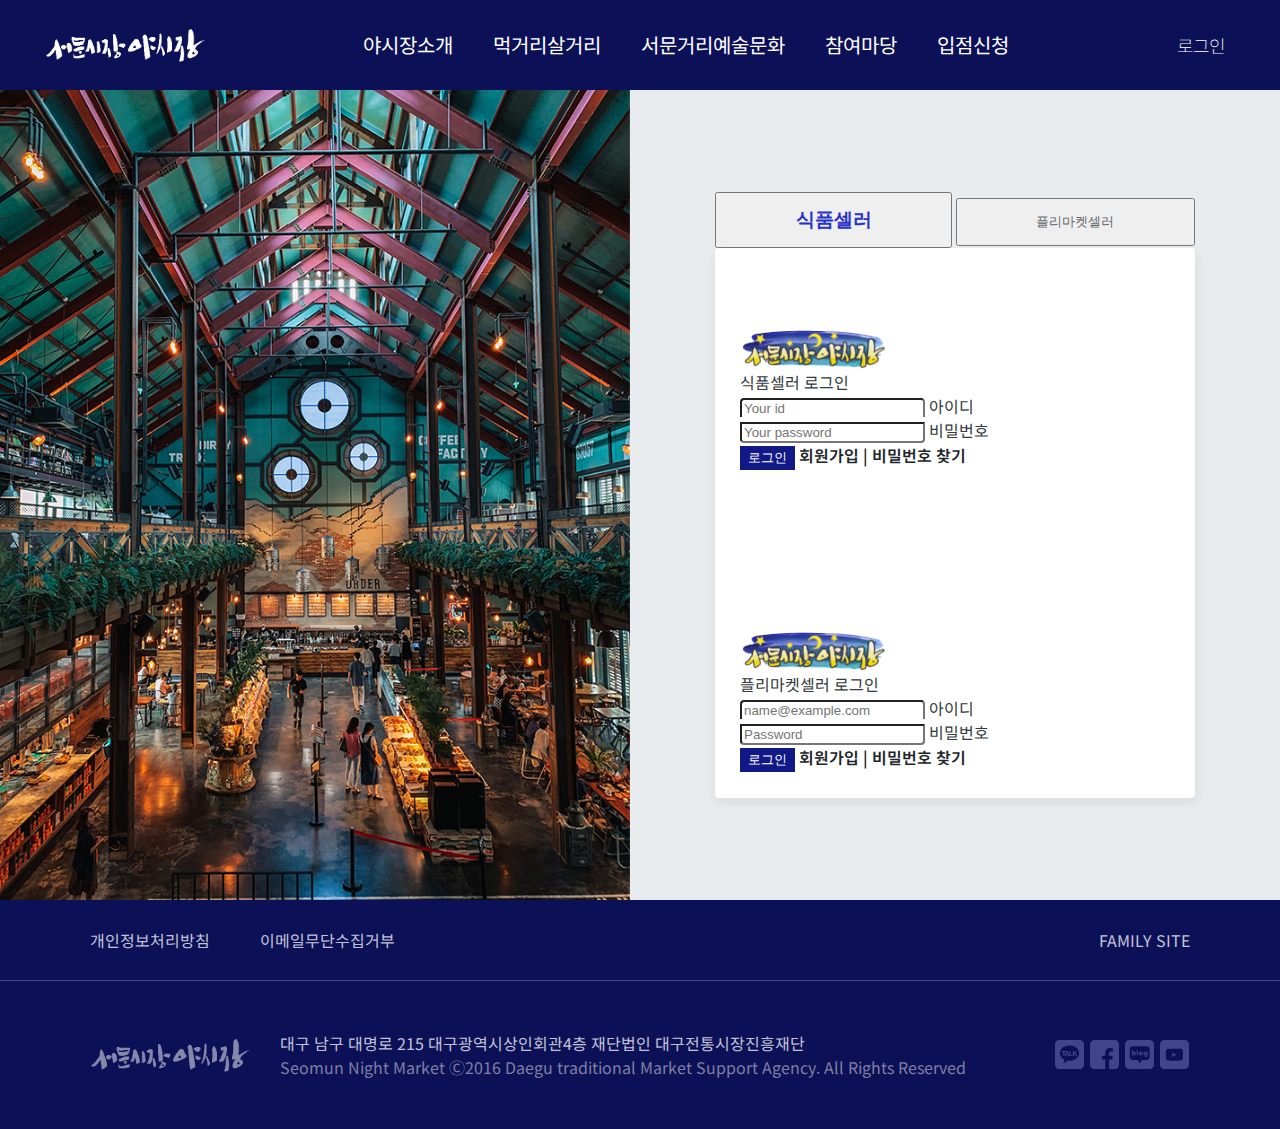
<file: sub/login.html>
<!DOCTYPE html>
<html lang="ko">
    <head>
        <meta charset="UTF-8" />
        <meta http-equiv="X-UA-Compatible" content="IE=edge" />
        <meta name="viewport" content="width=device-width, initial-scale=1.0" />
        <title>서문시장야시장</title>
        <link
            href="https://cdn.jsdelivr.net/npm/bootstrap@5.1.3/dist/css/bootstrap.min.css"
            rel="stylesheet"
            integrity="sha384-1BmE4kWBq78iYhFldvKuhfTAU6auU8tT94WrHftjDbrCEXSU1oBoqyl2QvZ6jIW3"
            crossorigin="anonymous"
        />
        <script
            src="https://cdn.jsdelivr.net/npm/bootstrap@5.1.3/dist/js/bootstrap.bundle.min.js"
            integrity="sha384-ka7Sk0Gln4gmtz2MlQnikT1wXgYsOg+OMhuP+IlRH9sENBO0LRn5q+8nbTov4+1p"
            crossorigin="anonymous"
        ></script>
        <link rel="stylesheet" href="../css/reset.css" />
        <link rel="stylesheet" href="../css/common.css" />
        <link rel="stylesheet" href="../css/style.css" />
        <link rel="stylesheet" href="../css/login_join.css" />
        <link rel="preconnect" href="https://fonts.googleapis.com" />
        <link rel="preconnect" href="https://fonts.gstatic.com" crossorigin />
        <link
            href="https://fonts.googleapis.com/css2?family=Noto+Sans+KR:wght@100;300;400;500;700;900&display=swap"
            rel="stylesheet"
        />
    </head>

    <body>
        <header>
            <div class="inner">
                <h1 class="logo"><a href="../index.html"></a></h1>
                <nav class="dis_none1000">
                    <ul class="navi">
                        <li><a href="intro.html">야시장소개</a></li>
                        <li><a href="thum.html">먹거리살거리</a></li>
                        <li><a href="">서문거리예술문화</a></li>
                        <li><a href="notice.html">참여마당</a></li>
                        <li><a href="">입점신청</a></li>
                    </ul>
                </nav>
                <div class="login dis_none1000">
                    <a href="login.html">로그인</a>
                </div>
                <div class="ham dis_block1000">
                    <span></span>
                    <span></span>
                    <span></span>
                </div>
            </div>
        </header>
        <main>
            <div class="login_all">
                <section class="login_img"></section>
                <section class="text-center login_bg" cz-shortcut-listen="true">
                    <nav>
                        <div class="nav nav-tabs" id="nav-tab" role="tablist">
                            <button
                                class="nav-link active"
                                id="nav-home-tab"
                                data-bs-toggle="tab"
                                data-bs-target="#nav-home"
                                type="button"
                                role="tab"
                                aria-controls="nav-home"
                                aria-selected="true"
                            >
                                식품셀러
                            </button>
                            <button
                                class="nav-link"
                                id="nav-profile-tab"
                                data-bs-toggle="tab"
                                data-bs-target="#nav-profile"
                                type="button"
                                role="tab"
                                aria-controls="nav-profile"
                                aria-selected="false"
                            >
                                플리마켓셀러
                            </button>
                        </div>
                    </nav>
                    <div class="login_tab_wrap tab-content" id="nav-tabContent">
                        <form
                            class="login_wrap tab-pane fade show active"
                            id="nav-home"
                            role="tabpanel"
                            aria-labelledby="nav-home-tab"
                        >
                            <img
                                class="mb-3"
                                src="../img/logo_color.png"
                                alt=""
                                width="150"
                                height="auto"
                            />
                            <h4 class="h3 mb-5 fw-normal">식품셀러 로그인</h4>
                            <div class="form-floating">
                                <input
                                    class="form-control input_top"
                                    id="id"
                                    placeholder="Your id"
                                />
                                <label for="floatingInput">아이디</label>
                            </div>
                            <div class="form-floating mb-3">
                                <input
                                    type="password"
                                    class="form-control input_btm"
                                    id="password"
                                    placeholder="Your password"
                                />
                                <label for="floatingPassword">비밀번호</label>
                            </div>

                            <button
                                class="w-100 btn btn-lg btn_main mb-3"
                                type="submit"
                            >
                                로그인
                            </button>
                            <span class="login_span"
                                ><a href="join.html">회원가입</a></span
                            >
                            <span class="login_span"
                                ><a href="">비밀번호 찾기</a></span
                            >
                        </form>
                        <form
                            class="login_wrap tab-pane fade"
                            id="nav-profile"
                            role="tabpanel"
                            aria-labelledby="nav-profile-tab"
                        >
                            <img
                                class="mb-3"
                                src="../img/logo_color.png"
                                alt=""
                                width="150"
                                height="auto"
                            />
                            <h4 class="h3 mb-5 fw-normal">
                                플리마켓셀러 로그인
                            </h4>
                            <div class="form-floating">
                                <input
                                    class="form-control input_top"
                                    id="id"
                                    placeholder="name@example.com"
                                />
                                <label for="floatingInput">아이디</label>
                            </div>
                            <div class="form-floating mb-3">
                                <input
                                    type="password"
                                    class="form-control input_btm"
                                    id="password"
                                    placeholder="Password"
                                />
                                <label for="floatingPassword">비밀번호</label>
                            </div>

                            <button
                                class="w-100 btn btn-lg btn_main mb-3"
                                type="submit"
                            >
                                로그인
                            </button>
                            <span class="login_span"
                                ><a href="join.html">회원가입</a></span
                            >
                            <span class="login_span"
                                ><a href="">비밀번호 찾기</a></span
                            >
                        </form>
                    </div>
                </section>
            </div>
        </main>
        <footer>
            <div>
                <div class="f_list">
                    <div>
                        <ul>
                            <li><a href="">개인정보처리방침</a></li>
                            <li><a href="">이메일무단수집거부</a></li>
                        </ul>
                        <span class="dis_none">FAMILY SITE</span>
                    </div>
                </div>
                <div class="f_cont">
                    <div class="f_logo">
                        <h2>
                            <a href=""
                                ><img src="../img/noimg_big2.png" alt=""
                            /></a>
                        </h2>
                    </div>
                    <div class="f_txt">
                        <p>
                            대구 남구 대명로 215 대구광역시상인회관4층
                            <br class="dis_block" />
                            재단법인 대구전통시장진흥재단
                        </p>
                        <div class="fm_ico">
                            <a href="">
                                <i class="icon_ft_talk"></i>
                            </a>
                            <a href="">
                                <i class="icon_ft_fb"></i>
                            </a>
                            <a href="">
                                <i class="icon_ft_blog"></i>
                            </a>
                            <a href="">
                                <i class="icon_ft_yt"></i>
                            </a>
                        </div>
                        <p>
                            Seomun Night Market Ⓒ2016 Daegu traditional Market
                            Support Agency.
                            <br class="dis_block" />All Rights Reserved
                        </p>
                    </div>
                    <div class="f_ico dis_none">
                        <a href="">
                            <i class="icon_ft_talk"></i>
                        </a>
                        <a href="">
                            <i class="icon_ft_fb"></i>
                        </a>
                        <a href="">
                            <i class="icon_ft_blog"></i>
                        </a>
                        <a href="">
                            <i class="icon_ft_yt"></i>
                        </a>
                    </div>
                </div>
            </div>
        </footer>
    </body>
</html>
</file>
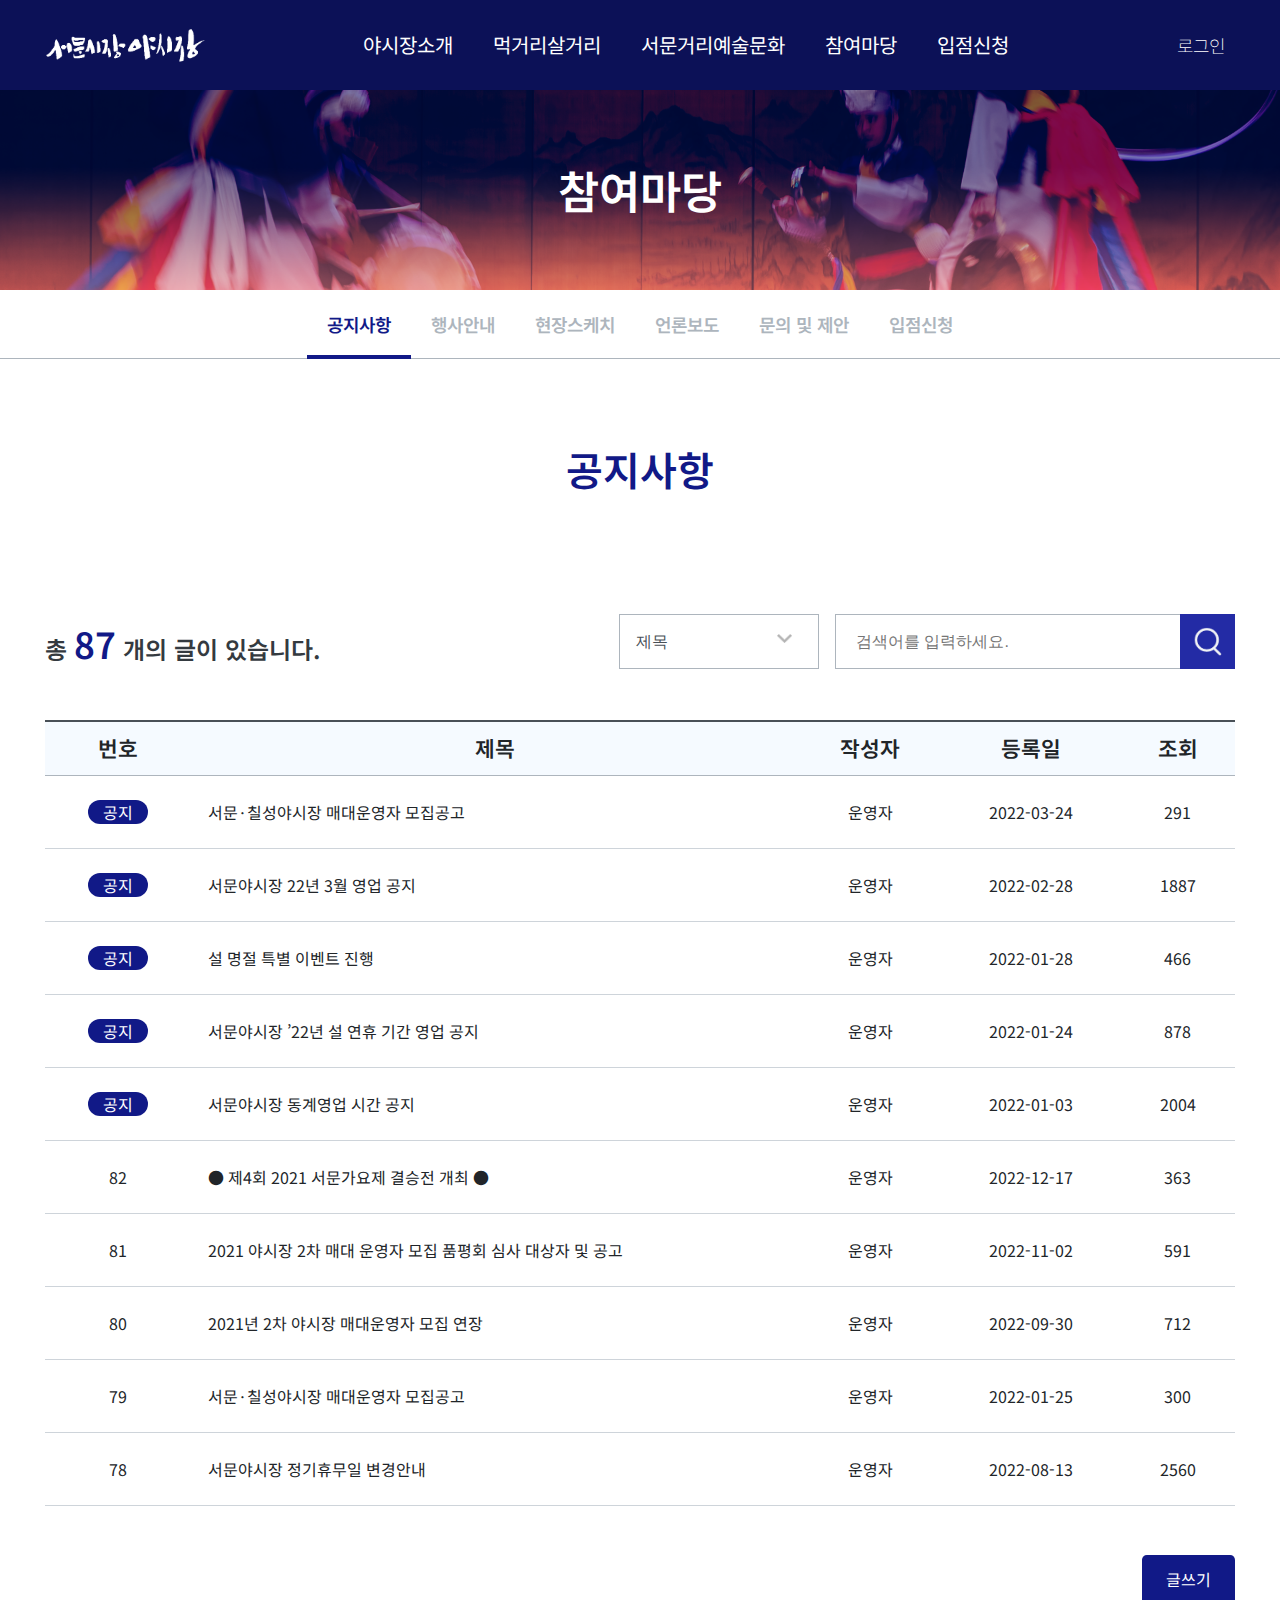
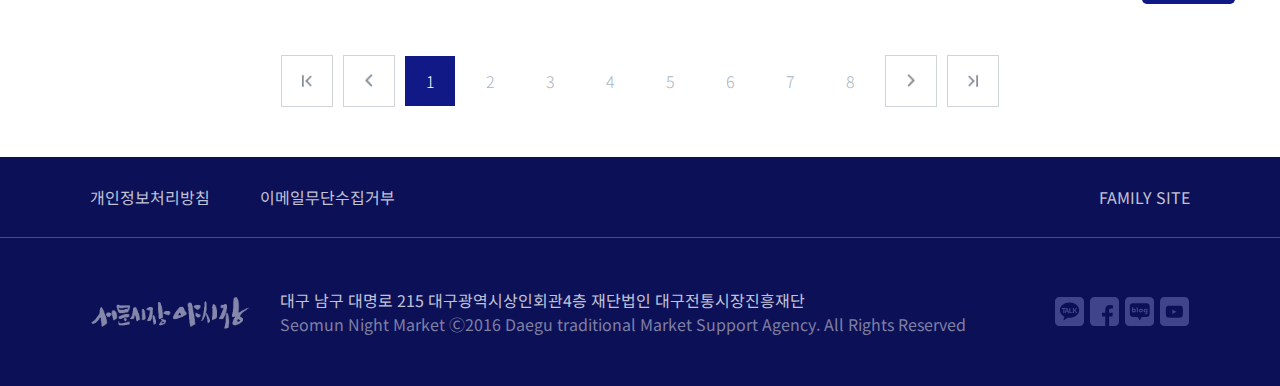
<file: sub/notice.html>
<!DOCTYPE html>
<html lang="ko">
    <head>
        <meta charset="UTF-8" />
        <meta http-equiv="X-UA-Compatible" content="IE=edge" />
        <meta name="viewport" content="width=device-width, initial-scale=1.0" />
        <title>서문시장야시장</title>
        <link rel="stylesheet" href="../css/reset.css" />
        <link rel="stylesheet" href="../css/common.css" />
        <link rel="stylesheet" href="../css/style.css" />
        <link rel="preconnect" href="https://fonts.googleapis.com" />
        <link rel="preconnect" href="https://fonts.gstatic.com" crossorigin />
        <link
            href="https://fonts.googleapis.com/css2?family=Noto+Sans+KR:wght@100;300;400;500;700;900&display=swap"
            rel="stylesheet"
        />
    </head>
    <body>
        <header>
            <div class="inner">
                <h1 class="logo"><a href="../index.html"></a></h1>
                <nav class="dis_none1000">
                    <ul class="navi">
                        <li><a href="intro.html">야시장소개</a></li>
                        <li><a href="thum.html">먹거리살거리</a></li>
                        <li><a href="">서문거리예술문화</a></li>
                        <li><a href="notice.html">참여마당</a></li>
                        <li><a href="">입점신청</a></li>
                    </ul>
                </nav>
                <div class="login dis_none1000">
                    <a href="login.html">로그인</a>
                </div>
                <div class="ham dis_block1000">
                    <span></span>
                    <span></span>
                    <span></span>
                </div>
            </div>
        </header>
        <main>
            <div class="nav_bg bg_img3">
                <h2>참여마당</h2>
            </div>
            <nav class="sub_nav">
                <ul>
                    <li><a href="#" class="sub_active">공지사항</a></li>
                    <li><a href="#">행사안내</a></li>
                    <li><a href="#">현장스케치</a></li>
                    <li><a href="#">언론보도</a></li>
                    <li><a href="#">문의 및 제안</a></li>
                    <li><a href="#">입점신청</a></li>
                </ul>
            </nav>
            <section class="notice">
                <h3>공지사항</h3>
                <article class="noti_top">
                    <div class="noti_top_wrap">
                        <div class="dropdown">
                            <button class="dropdown_toggle">제목</button>
                            <ul class="dropdown_menu">
                                <li></li>
                                <li></li>
                                <li></li>
                            </ul>
                        </div>
                        <div class="form_srch">
                            <input
                                type="text"
                                placeholder="검색어를 입력하세요."
                            />
                            <button></button>
                        </div>
                    </div>
                    <h5>
                        총
                        <span class="h_span">87</span>
                        개의 글이 있습니다.
                    </h5>
                </article>
                <article class="table_wrap">
                    <table>
                        <!-- table layout fixed 주고 말줄임표 테스트해보기 -->
                        <colgroup>
                            <col />
                            <col style="width: 51%" />
                            <col style="width: 12%" />
                            <col style="width: 15%" />
                            <col />
                        </colgroup>
                        <thead>
                            <tr>
                                <th>번호</th>
                                <th>제목</th>
                                <th>작성자</th>
                                <th>등록일</th>
                                <th>조회</th>
                            </tr>
                        </thead>
                        <tbody>
                            <tr>
                                <td class="dis_none">
                                    <span class="noti_badge">공지</span>
                                </td>
                                <td class="txt_left">
                                    <a href="notice_view.html"
                                        >서문·칠성야시장 매대운영자 모집공고</a
                                    >
                                </td>
                                <td>운영자</td>
                                <td>2022-03-24</td>
                                <td class="dis_none">291</td>
                            </tr>
                            <tr>
                                <td class="dis_none">
                                    <span class="noti_badge">공지</span>
                                </td>
                                <td class="txt_left">
                                    <a href="">서문야시장 22년 3월 영업 공지</a>
                                </td>
                                <td>운영자</td>
                                <td>2022-02-28</td>
                                <td class="dis_none">1887</td>
                            </tr>
                            <tr>
                                <td class="dis_none">
                                    <span class="noti_badge">공지</span>
                                </td>
                                <td class="txt_left">
                                    <a href="">설 명절 특별 이벤트 진행</a>
                                </td>
                                <td>운영자</td>
                                <td>2022-01-28</td>
                                <td class="dis_none">466</td>
                            </tr>
                            <tr>
                                <td class="dis_none">
                                    <span class="noti_badge">공지</span>
                                </td>
                                <td class="txt_left">
                                    <a href=""
                                        >서문야시장 ’22년 설 연휴 기간 영업
                                        공지</a
                                    >
                                </td>
                                <td>운영자</td>
                                <td>2022-01-24</td>
                                <td class="dis_none">878</td>
                            </tr>
                            <tr>
                                <td class="dis_none">
                                    <span class="noti_badge">공지</span>
                                </td>
                                <td class="txt_left">
                                    <a href="">서문야시장 동계영업 시간 공지</a>
                                </td>
                                <td>운영자</td>
                                <td>2022-01-03</td>
                                <td class="dis_none">2004</td>
                            </tr>
                            <tr>
                                <td class="dis_none">
                                    <span>82</span>
                                </td>
                                <td class="txt_left">
                                    <a href=""
                                        >● 제4회 2021 서문가요제 결승전 개최
                                        ●</a
                                    >
                                </td>
                                <td>운영자</td>
                                <td>2022-12-17</td>
                                <td class="dis_none">363</td>
                            </tr>
                            <tr>
                                <td class="dis_none">
                                    <span>81</span>
                                </td>
                                <td class="txt_left">
                                    <a href=""
                                        >2021 야시장 2차 매대 운영자 모집 품평회
                                        심사 대상자 및 공고</a
                                    >
                                </td>
                                <td>운영자</td>
                                <td>2022-11-02</td>
                                <td class="dis_none">591</td>
                            </tr>
                            <tr>
                                <td class="dis_none">
                                    <span>80</span>
                                </td>
                                <td class="txt_left">
                                    <a href=""
                                        >2021년 2차 야시장 매대운영자 모집
                                        연장</a
                                    >
                                </td>
                                <td>운영자</td>
                                <td>2022-09-30</td>
                                <td class="dis_none">712</td>
                            </tr>
                            <tr>
                                <td class="dis_none">
                                    <span>79</span>
                                </td>
                                <td class="txt_left">
                                    <a href=""
                                        >서문·칠성야시장 매대운영자 모집공고</a
                                    >
                                </td>
                                <td>운영자</td>
                                <td>2022-01-25</td>
                                <td class="dis_none">300</td>
                            </tr>
                            <tr>
                                <td class="dis_none">
                                    <span>78</span>
                                </td>
                                <td class="txt_left">
                                    <a href=""
                                        >서문야시장 정기휴무일 변경안내</a
                                    >
                                </td>
                                <td>운영자</td>
                                <td>2022-08-13</td>
                                <td class="dis_none">2560</td>
                            </tr>
                        </tbody>
                    </table>
                </article>
                <div
                    class="view_btn"
                    style="overflow: hidden; margin-top: 3.055rem"
                >
                    <a href="notice_write.html" style="float: right">글쓰기</a>
                </div>
                <ul class="pn">
                    <li class="pn_icon first"><a href=""></a></li>
                    <li class="pn_icon prev"><a href=""></a></li>
                    <li class="active"><a href="">1</a></li>
                    <li><a href="">2</a></li>
                    <li><a href="">3</a></li>
                    <li><a href="">4</a></li>
                    <li><a href="">5</a></li>
                    <li><a href="">6</a></li>
                    <li><a href="">7</a></li>
                    <li><a href="">8</a></li>
                    <li class="pn_icon next"><a href=""></a></li>
                    <li class="pn_icon last"><a href=""></a></li>
                </ul>
            </section>
        </main>
        <footer>
            <div>
                <div class="f_list">
                    <div>
                        <ul>
                            <li><a href="">개인정보처리방침</a></li>
                            <li><a href="">이메일무단수집거부</a></li>
                        </ul>
                        <span class="dis_none">FAMILY SITE</span>
                    </div>
                </div>
                <div class="f_cont">
                    <div class="f_logo">
                        <h2>
                            <a href=""
                                ><img src="../img/noimg_big2.png" alt=""
                            /></a>
                        </h2>
                    </div>
                    <div class="f_txt">
                        <p>
                            대구 남구 대명로 215 대구광역시상인회관4층
                            <br class="dis_block" />
                            재단법인 대구전통시장진흥재단
                        </p>
                        <div class="fm_ico">
                            <a href="">
                                <i class="icon_ft_talk"></i>
                            </a>
                            <a href="">
                                <i class="icon_ft_fb"></i>
                            </a>
                            <a href="">
                                <i class="icon_ft_blog"></i>
                            </a>
                            <a href="">
                                <i class="icon_ft_yt"></i>
                            </a>
                        </div>
                        <p>
                            Seomun Night Market Ⓒ2016 Daegu traditional Market
                            Support Agency.
                            <br class="dis_block" />All Rights Reserved
                        </p>
                    </div>
                    <div class="f_ico dis_none">
                        <a href="">
                            <i class="icon_ft_talk"></i>
                        </a>
                        <a href="">
                            <i class="icon_ft_fb"></i>
                        </a>
                        <a href="">
                            <i class="icon_ft_blog"></i>
                        </a>
                        <a href="">
                            <i class="icon_ft_yt"></i>
                        </a>
                    </div>
                </div>
            </div>
        </footer>
    </body>
</html>
</file>
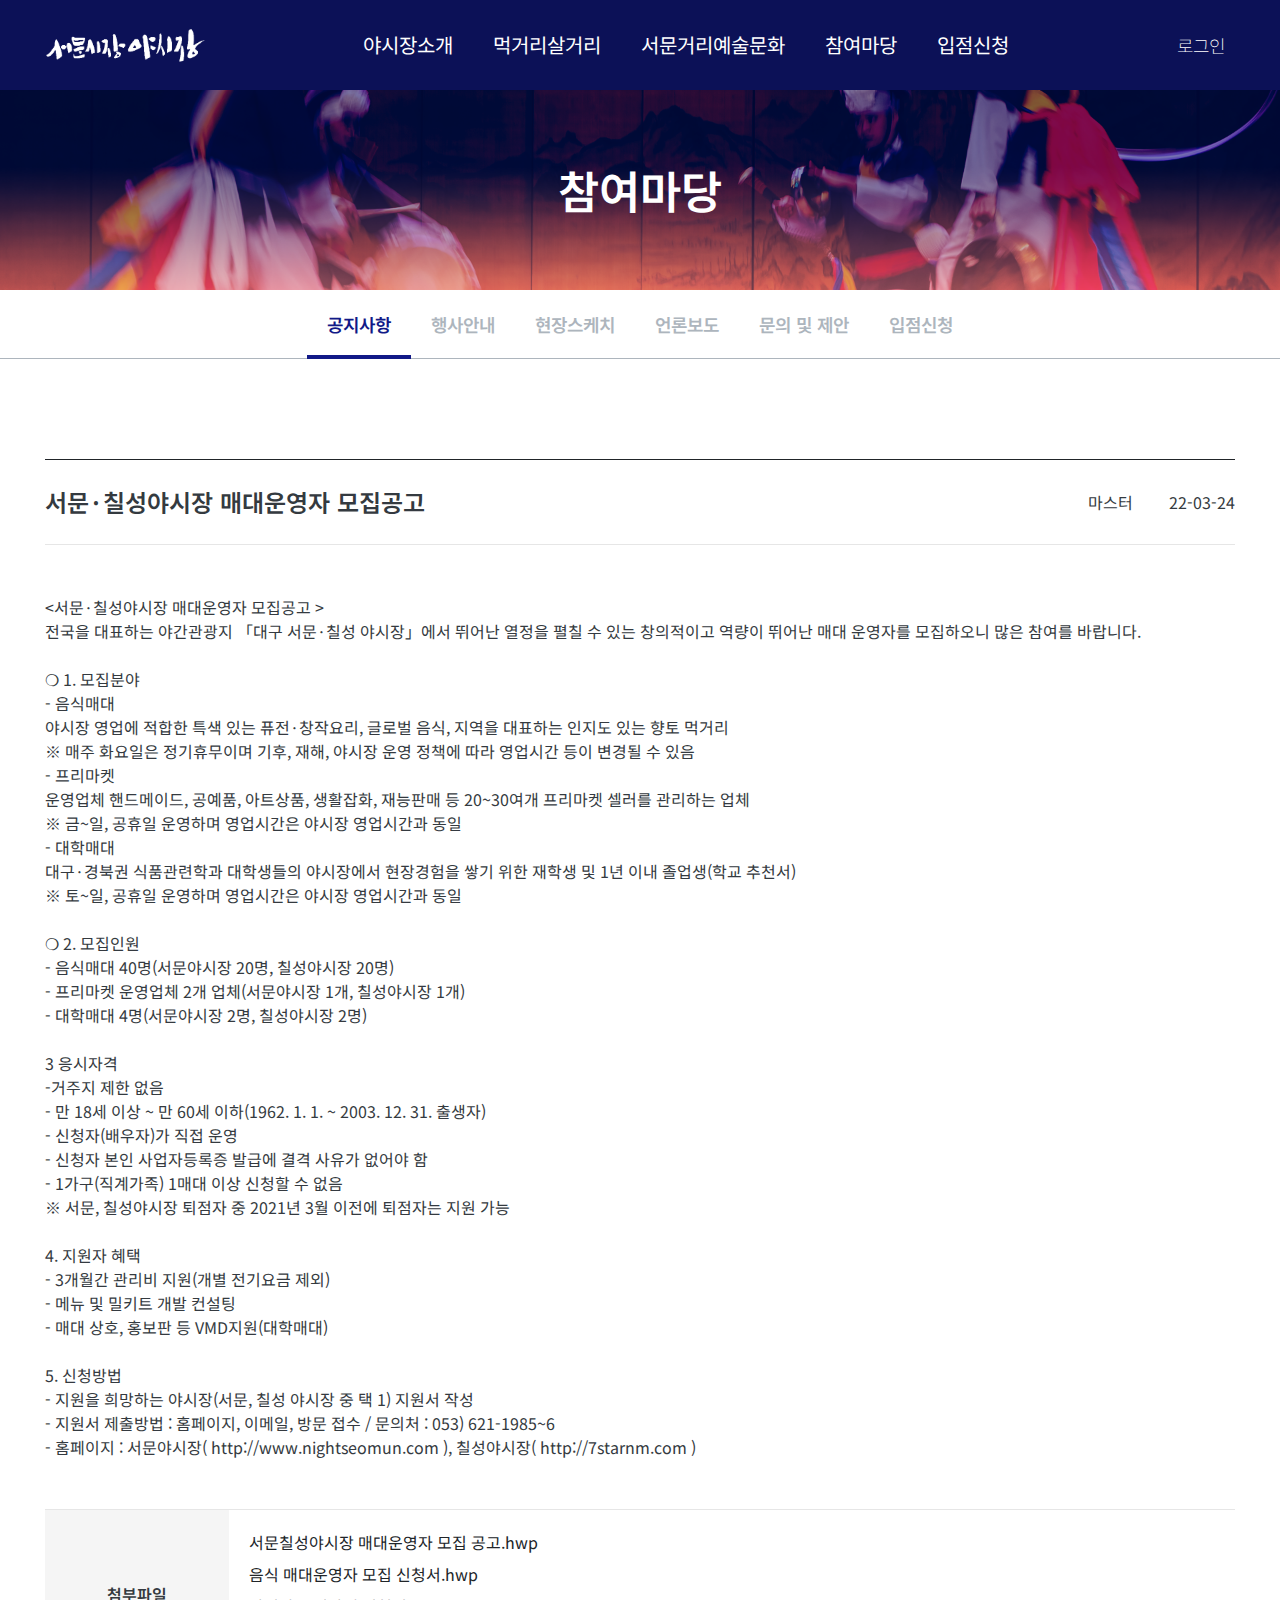
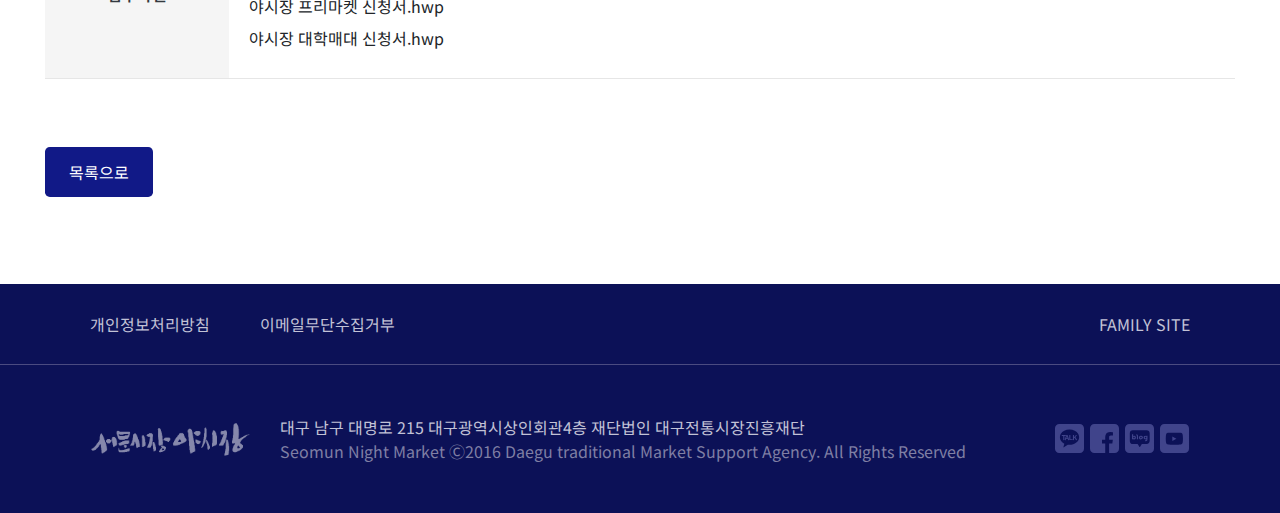
<file: sub/notice_view.html>
<!DOCTYPE html>
<html lang="ko">
    <head>
        <meta charset="UTF-8" />
        <meta http-equiv="X-UA-Compatible" content="IE=edge" />
        <meta name="viewport" content="width=device-width, initial-scale=1.0" />
        <title>서문시장야시장</title>
        <link rel="stylesheet" href="../css/reset.css" />
        <link rel="stylesheet" href="../css/common.css" />
        <link rel="stylesheet" href="../css/style.css" />
        <link rel="preconnect" href="https://fonts.googleapis.com" />
        <link rel="preconnect" href="https://fonts.gstatic.com" crossorigin />
        <link
            href="https://fonts.googleapis.com/css2?family=Noto+Sans+KR:wght@100;300;400;500;700;900&display=swap"
            rel="stylesheet"
        />
    </head>
    <body>
        <header>
            <div class="inner">
                <h1 class="logo"><a href="../index.html"></a></h1>
                <nav class="dis_none1000">
                    <ul class="navi">
                        <li><a href="intro.html">야시장소개</a></li>
                        <li><a href="thum.html">먹거리살거리</a></li>
                        <li><a href="">서문거리예술문화</a></li>
                        <li><a href="notice.html">참여마당</a></li>
                        <li><a href="">입점신청</a></li>
                    </ul>
                </nav>
                <div class="login dis_none1000">
                    <a href="">로그인</a>
                </div>
                <div class="ham dis_block1000">
                    <span></span>
                    <span></span>
                    <span></span>
                </div>
            </div>
        </header>
        <main>
            <div class="nav_bg bg_img3">
                <h2>참여마당</h2>
            </div>
            <nav class="sub_nav">
                <ul>
                    <li><a href="#" class="sub_active">공지사항</a></li>
                    <li><a href="#">행사안내</a></li>
                    <li><a href="#">현장스케치</a></li>
                    <li><a href="#">언론보도</a></li>
                    <li><a href="#">문의 및 제안</a></li>
                    <li><a href="#">입점신청</a></li>
                </ul>
            </nav>
            <section class="notice">
                <div class="m100"></div>
                <div class="view_title">
                    <div>
                        <h5>서문·칠성야시장 매대운영자 모집공고</h5>
                    </div>
                    <div>
                        <span>마스터</span>
                        <span>22-03-24</span>
                    </div>
                </div>
                <article class="view_body">
                    <서문·칠성야시장 매대운영자 모집공고 >
                    <br />전국을 대표하는 야간관광지 「대구 서문·칠성
                    야시장」에서 뛰어난 열정을 펼칠 수 있는 창의적이고 역량이
                    뛰어난 매대 운영자를 모집하오니 많은 참여를 바랍니다.
                    <br /><br />❍ 1. 모집분야
                    <br />
                    - 음식매대
                    <br />
                    야시장 영업에 적합한 특색 있는 퓨전·창작요리, 글로벌 음식,
                    지역을 대표하는 인지도 있는 향토 먹거리
                    <br />※ 매주 화요일은 정기휴무이며 기후, 재해, 야시장 운영
                    정책에 따라 영업시간 등이 변경될 수 있음
                    <br />
                    - 프리마켓
                    <br />
                    운영업체 핸드메이드, 공예품, 아트상품, 생활잡화, 재능판매 등
                    20~30여개 프리마켓 셀러를 관리하는 업체
                    <br />※ 금~일, 공휴일 운영하며 영업시간은 야시장 영업시간과
                    동일
                    <br />
                    - 대학매대
                    <br />
                    대구·경북권 식품관련학과 대학생들의 야시장에서 현장경험을
                    쌓기 위한 재학생 및 1년 이내 졸업생(학교 추천서)
                    <br />
                    ※ 토~일, 공휴일 운영하며 영업시간은 야시장 영업시간과 동일
                    <br /><br />
                    ❍ 2. 모집인원 <br />
                    - 음식매대 40명(서문야시장 20명, 칠성야시장 20명) <br />
                    - 프리마켓 운영업체 2개 업체(서문야시장 1개, 칠성야시장 1개)
                    <br />
                    - 대학매대 4명(서문야시장 2명, 칠성야시장 2명) <br /><br />
                    3 응시자격<br />
                    -거주지 제한 없음
                    <br />- 만 18세 이상 ~ 만 60세 이하(1962. 1. 1. ~ 2003. 12.
                    31. 출생자) <br />- 신청자(배우자)가 직접 운영 <br />-
                    신청자 본인 사업자등록증 발급에 결격 사유가 없어야 함
                    <br />
                    - 1가구(직계가족) 1매대 이상 신청할 수 없음 <br />
                    ※ 서문, 칠성야시장 퇴점자 중 2021년 3월 이전에 퇴점자는 지원
                    가능 <br /><br />
                    4. 지원자 혜택 <br />- 3개월간 관리비 지원(개별 전기요금
                    제외) <br />- 메뉴 및 밀키트 개발 컨설팅 <br />- 매대 상호,
                    홍보판 등 VMD지원(대학매대) <br /><br />5. 신청방법 <br />-
                    지원을 희망하는 야시장(서문, 칠성 야시장 중 택 1) 지원서
                    작성 <br />- 지원서 제출방법 : 홈페이지, 이메일, 방문 접수 /
                    문의처 : 053) 621-1985~6 <br />- 홈페이지 : 서문야시장(
                    http://www.nightseomun.com ), 칠성야시장( http://7starnm.com
                    )
                </article>
                <div class="view_file">
                    <div>첨부파일</div>
                    <ul>
                        <li>
                            <a href="">
                                서문칠성야시장 매대운영자 모집 공고.hwp
                            </a>
                        </li>
                        <li>
                            <a href=""> 음식 매대운영자 모집 신청서.hwp </a>
                        </li>
                        <li>
                            <a href=""> 야시장 프리마켓 신청서.hwp </a>
                        </li>
                        <li>
                            <a href=""> 야시장 대학매대 신청서.hwp </a>
                        </li>
                    </ul>
                </div>
                <div class="view_btn"><a href="notice.html">목록으로</a></div>
                <div class="m100"></div>
            </section>
        </main>
        <footer>
            <div>
                <div class="f_list">
                    <div>
                        <ul>
                            <li><a href="">개인정보처리방침</a></li>
                            <li><a href="">이메일무단수집거부</a></li>
                        </ul>
                        <span class="dis_none">FAMILY SITE</span>
                    </div>
                </div>
                <div class="f_cont">
                    <div class="f_logo">
                        <h2>
                            <a href=""
                                ><img src="../img/noimg_big2.png" alt=""
                            /></a>
                        </h2>
                    </div>
                    <div class="f_txt">
                        <p>
                            대구 남구 대명로 215 대구광역시상인회관4층
                            <br class="dis_block" />
                            재단법인 대구전통시장진흥재단
                        </p>
                        <div class="fm_ico">
                            <a href="">
                                <i class="icon_ft_talk"></i>
                            </a>
                            <a href="">
                                <i class="icon_ft_fb"></i>
                            </a>
                            <a href="">
                                <i class="icon_ft_blog"></i>
                            </a>
                            <a href="">
                                <i class="icon_ft_yt"></i>
                            </a>
                        </div>
                        <p>
                            Seomun Night Market Ⓒ2016 Daegu traditional Market
                            Support Agency.
                            <br class="dis_block" />All Rights Reserved
                        </p>
                    </div>
                    <div class="f_ico dis_none">
                        <a href="">
                            <i class="icon_ft_talk"></i>
                        </a>
                        <a href="">
                            <i class="icon_ft_fb"></i>
                        </a>
                        <a href="">
                            <i class="icon_ft_blog"></i>
                        </a>
                        <a href="">
                            <i class="icon_ft_yt"></i>
                        </a>
                    </div>
                </div>
            </div>
        </footer>
    </body>
</html>
</file>
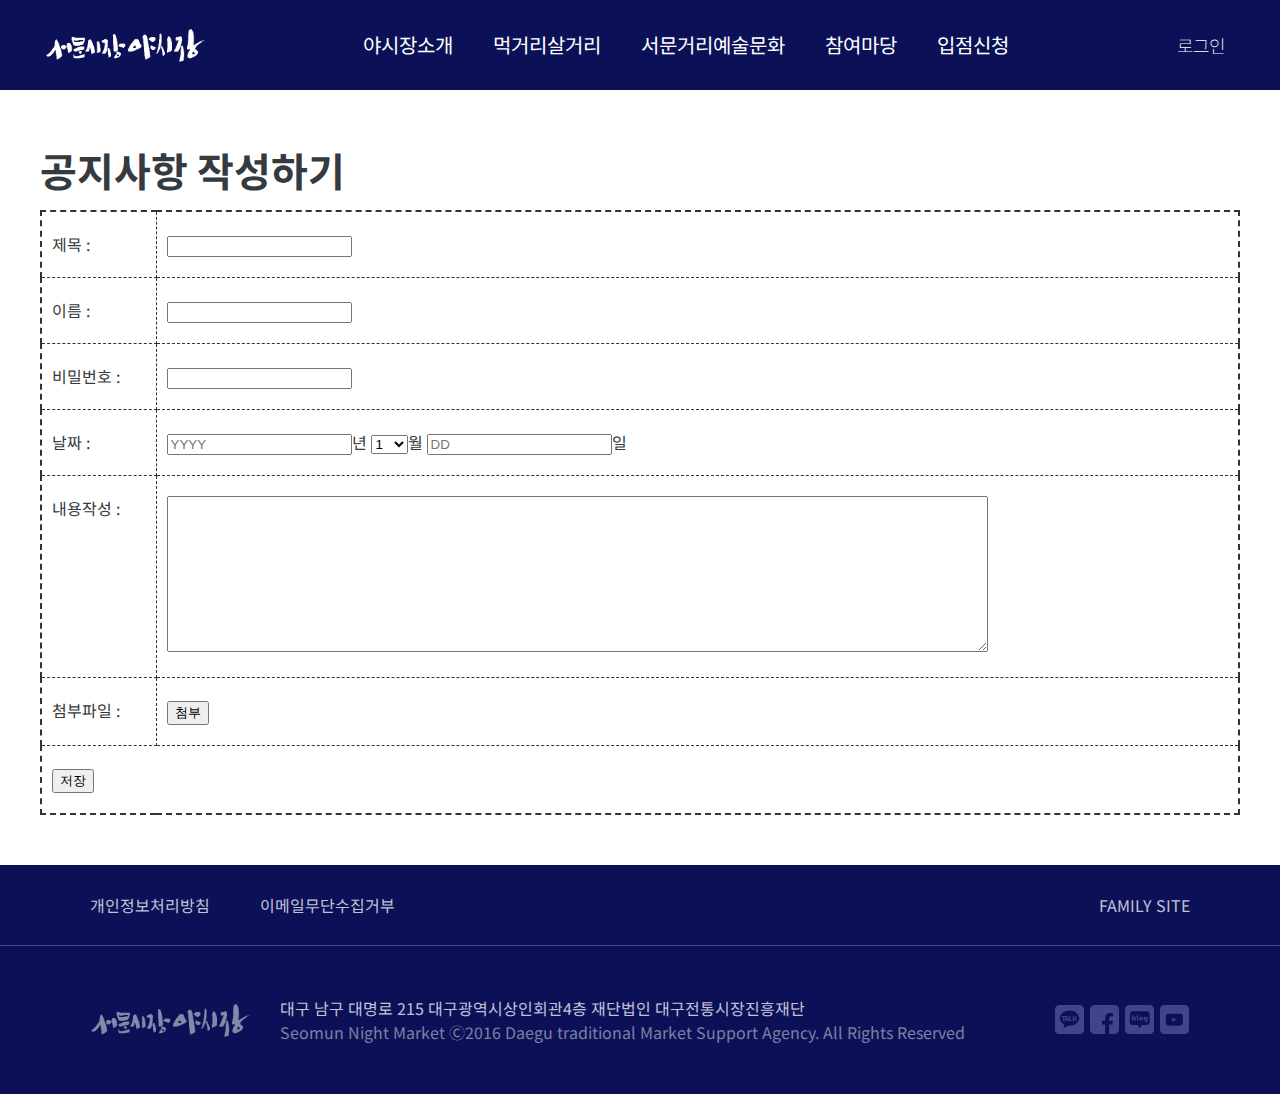
<file: sub/notice_write.html>
<!DOCTYPE html>
<html lang="en">
    <head>
        <meta charset="UTF-8" />
        <meta http-equiv="X-UA-Compatible" content="IE=edge" />
        <meta name="viewport" content="width=device-width, initial-scale=1.0" />
        <title>Document</title>
        <link rel="stylesheet" href="../css/reset.css" />
        <link rel="stylesheet" href="../css/common.css" />
        <link rel="stylesheet" href="../css/notice_write.css" />
        <link rel="preconnect" href="https://fonts.googleapis.com" />
        <link rel="preconnect" href="https://fonts.gstatic.com" crossorigin />
        <link
            href="https://fonts.googleapis.com/css2?family=Noto+Sans+KR:wght@100;300;400;500;700;900&display=swap"
            rel="stylesheet"
        />
    </head>
    <body>
        <header>
            <div class="inner">
                <h1 class="logo"><a href=""></a></h1>
                <nav class="dis_none1000">
                    <ul class="navi">
                        <li><a href="">야시장소개</a></li>
                        <li><a href="">먹거리살거리</a></li>
                        <li><a href="">서문거리예술문화</a></li>
                        <li><a href="">참여마당</a></li>
                        <li><a href="">입점신청</a></li>
                    </ul>
                </nav>
                <div class="login dis_none1000">
                    <a href="">로그인</a>
                </div>
                <div class="ham dis_block1000">
                    <span></span>
                    <span></span>
                    <span></span>
                </div>
            </div>
        </header>
        <main>
            <section class="noti_write">
                <h2>공지사항 작성하기</h2>
                <form action="">
                    <table>
                        <tr>
                            <td><label>제목 :</label></td>
                            <td><input type="text" id="noti_title" /></td>
                        </tr>
                        <tr>
                            <td><label>이름 :</label></td>
                            <td><input type="text" id="noti_name" /></td>
                        </tr>
                        <tr>
                            <td><label>비밀번호 :</label></td>
                            <td><input type="password" id="noti_pass" /></td>
                        </tr>
                        <tr>
                            <td><label>날짜 :</label></td>
                            <td>
                                <input
                                    type="text"
                                    id="noti_date_1"
                                    placeholder="YYYY"
                                />년
                                <select name="" id="noti_date_2">
                                    <option value="">1</option>
                                    <option value="">2</option>
                                    <option value="">3</option>
                                    <option value="">4</option>
                                    <option value="">5</option>
                                    <option value="">6</option>
                                    <option value="">7</option>
                                    <option value="">8</option>
                                    <option value="">9</option>
                                    <option value="">10</option>
                                    <option value="">11</option>
                                    <option value="">12</option></select
                                >월
                                <input
                                    type="text"
                                    id="noti_date_3"
                                    placeholder="DD"
                                />일
                            </td>
                        </tr>
                        <tr>
                            <td>내용작성 :</td>
                            <td>
                                <textarea
                                    cols="100"
                                    rows="10"
                                    id="noti_cont"
                                ></textarea>
                            </td>
                        </tr>
                        <tr>
                            <td>첨부파일 :</td>
                            <td>
                                <input
                                    type="button"
                                    id="noti_file"
                                    value="첨부"
                                />
                            </td>
                        </tr>
                        <tr>
                            <td colspan="2">
                                <input type="button" value="저장" />
                            </td>
                        </tr>
                    </table>
                </form>
            </section>
        </main>
        <footer>
            <div>
                <div class="f_list">
                    <div>
                        <ul>
                            <li><a href="">개인정보처리방침</a></li>
                            <li><a href="">이메일무단수집거부</a></li>
                        </ul>
                        <span class="dis_none">FAMILY SITE</span>
                    </div>
                </div>
                <div class="f_cont">
                    <div class="f_logo">
                        <h2>
                            <a href=""
                                ><img src="../img/noimg_big2.png" alt=""
                            /></a>
                        </h2>
                    </div>
                    <div class="f_txt">
                        <p>
                            대구 남구 대명로 215 대구광역시상인회관4층
                            <br class="dis_block" />
                            재단법인 대구전통시장진흥재단
                        </p>
                        <div class="fm_ico">
                            <a href="">
                                <i class="icon_ft_talk"></i>
                            </a>
                            <a href="">
                                <i class="icon_ft_fb"></i>
                            </a>
                            <a href="">
                                <i class="icon_ft_blog"></i>
                            </a>
                            <a href="">
                                <i class="icon_ft_yt"></i>
                            </a>
                        </div>
                        <p>
                            Seomun Night Market Ⓒ2016 Daegu traditional Market
                            Support Agency.
                            <br class="dis_block" />All Rights Reserved
                        </p>
                    </div>
                    <div class="f_ico dis_none">
                        <a href="">
                            <i class="icon_ft_talk"></i>
                        </a>
                        <a href="">
                            <i class="icon_ft_fb"></i>
                        </a>
                        <a href="">
                            <i class="icon_ft_blog"></i>
                        </a>
                        <a href="">
                            <i class="icon_ft_yt"></i>
                        </a>
                    </div>
                </div>
            </div>
        </footer>
    </body>
</html>
</file>
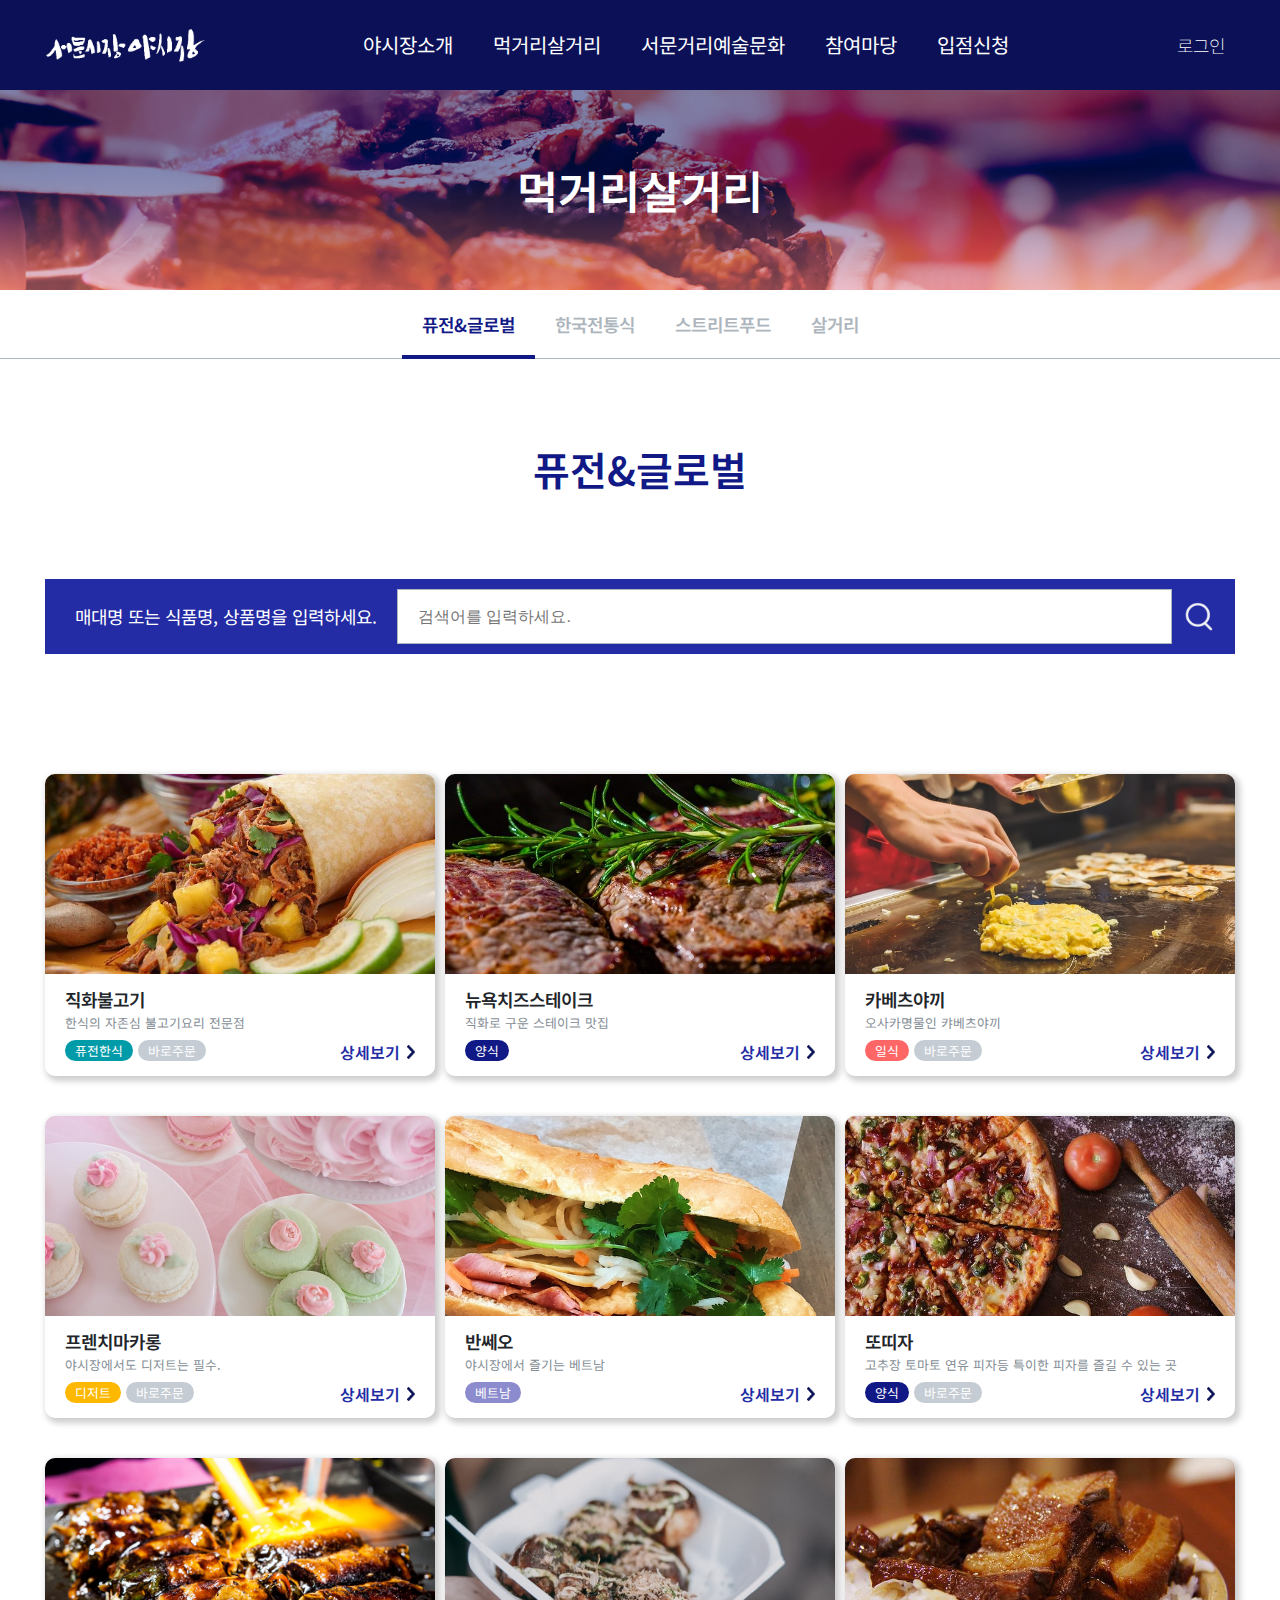
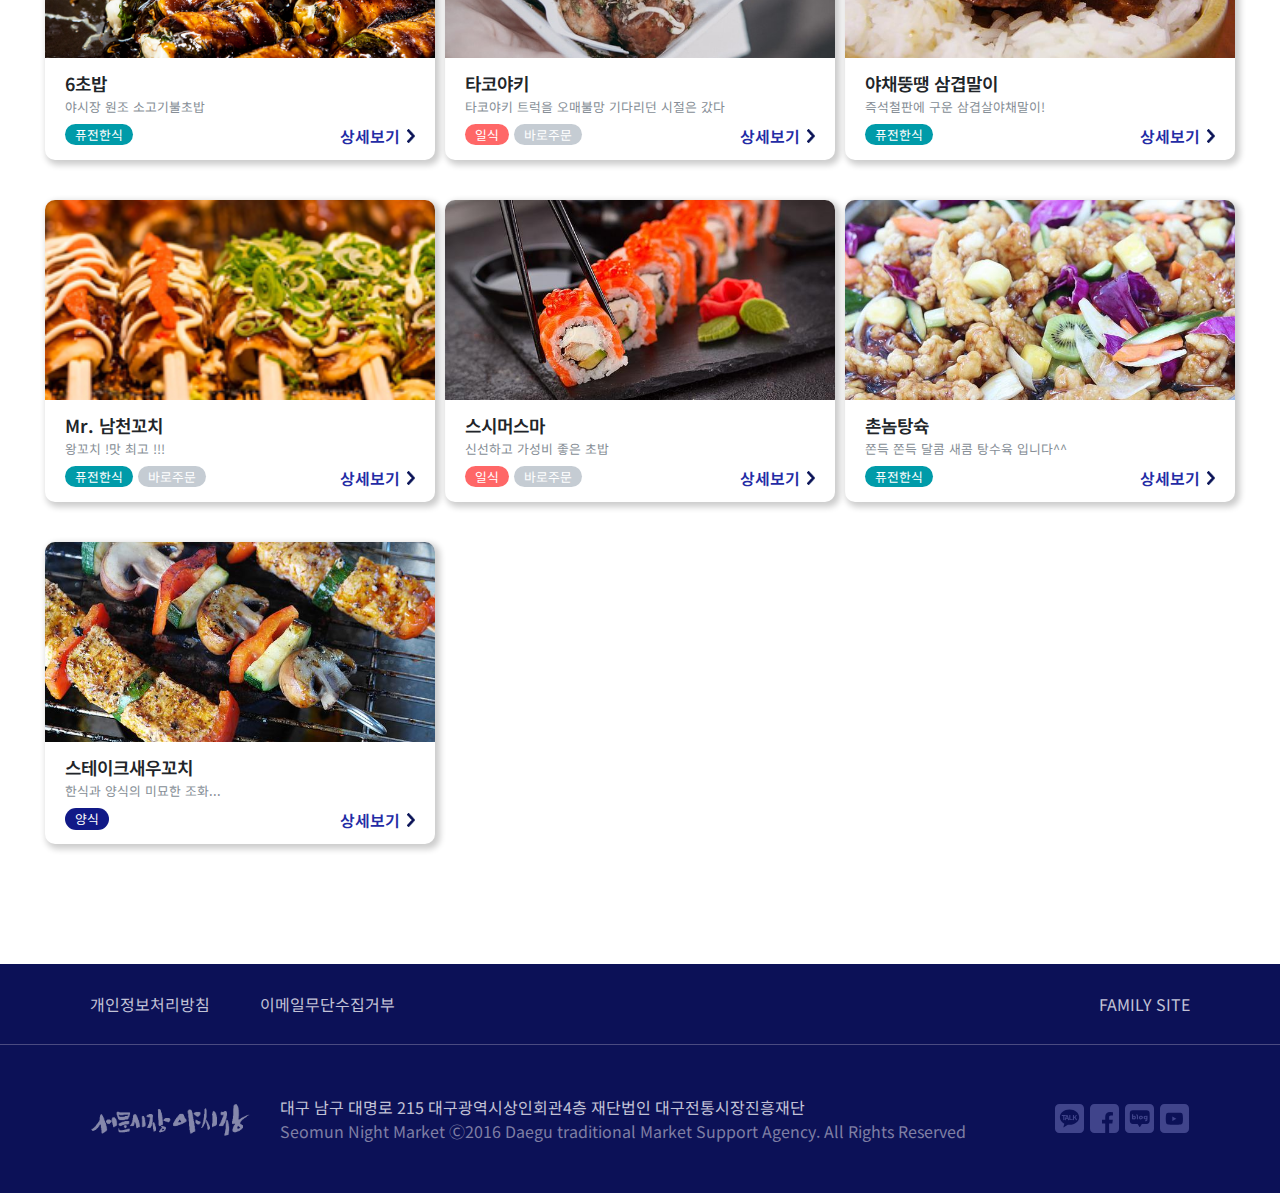
<file: sub/thum.html>
<!DOCTYPE html>
<html lang="ko">
    <head>
        <meta charset="UTF-8" />
        <meta http-equiv="X-UA-Compatible" content="IE=edge" />
        <meta name="viewport" content="width=device-width, initial-scale=1.0" />
        <title>서문시장야시장</title>
        <link rel="stylesheet" href="../css/reset.css" />
        <link rel="stylesheet" href="../css/common.css" />
        <link rel="stylesheet" href="../css/style.css" />
        <link rel="preconnect" href="https://fonts.googleapis.com" />
        <link rel="preconnect" href="https://fonts.gstatic.com" crossorigin />
        <link
            href="https://fonts.googleapis.com/css2?family=Noto+Sans+KR:wght@100;300;400;500;700;900&display=swap"
            rel="stylesheet"
        />
    </head>
    <body>
        <header>
            <div class="inner">
                <h1 class="logo"><a href="../index.html"></a></h1>
                <nav class="dis_none1000">
                    <ul class="navi">
                        <li><a href="intro.html">야시장소개</a></li>
                        <li><a href="">먹거리살거리</a></li>
                        <li><a href="">서문거리예술문화</a></li>
                        <li><a href="notice.html">참여마당</a></li>
                        <li><a href="">입점신청</a></li>
                    </ul>
                </nav>
                <div class="login dis_none1000">
                    <a href="login.html">로그인</a>
                </div>
                <div class="ham dis_block1000">
                    <span></span>
                    <span></span>
                    <span></span>
                </div>
            </div>
        </header>
        <main>
            <div class="nav_bg bg_img4">
                <h2>먹거리살거리</h2>
            </div>
            <nav class="sub_nav">
                <ul>
                    <li><a href="#" class="sub_active">퓨전&글로벌</a></li>
                    <li><a href="#">한국전통식</a></li>
                    <li><a href="#">스트리트푸드</a></li>
                    <li><a href="#">살거리</a></li>
                </ul>
            </nav>
            <section class="thumnail">
                <h3>퓨전&글로벌</h3>
                <div class="thum_srch">
                    <div class="dis_none">
                        매대명 또는 식품명, 상품명을 입력하세요.
                    </div>
                    <input type="text" placeholder="검색어를 입력하세요." />
                    <button></button>
                </div>
            </section>
            <section class="food_list">
                <ul class="inner">
                    <li>
                        <div class="food_img">
                            <div class="food07"></div>
                        </div>
                        <div class="food_txt">
                            <span>
                                <p class="food_title">직화불고기</p>
                                <p class="food_sub">
                                    한식의 자존심 불고기요리 전문점
                                </p>
                            </span>
                            <span>
                                <p class="food_tag ko">퓨전한식</p>
                                <p class="food_tag go">바로주문</p>
                                <p class="food_go">상세보기</p>
                            </span>
                        </div>
                    </li>

                    <li>
                        <div class="food_img">
                            <div class="food06"></div>
                        </div>
                        <div class="food_txt">
                            <span>
                                <p class="food_title">뉴욕치즈스테이크</p>
                                <p class="food_sub">
                                    직화로 구운 스테이크 맛집
                                </p>
                            </span>
                            <span>
                                <p class="food_tag west">양식</p>
                                <p class="food_go">상세보기</p>
                            </span>
                        </div>
                    </li>

                    <li>
                        <div class="food_img">
                            <div class="food03"></div>
                        </div>
                        <div class="food_txt">
                            <span>
                                <p class="food_title">카베츠야끼</p>
                                <p class="food_sub">오사카명물인 캬베츠야끼</p>
                            </span>
                            <span>
                                <p class="food_tag jp">일식</p>
                                <p class="food_tag go">바로주문</p>
                                <p class="food_go">상세보기</p>
                            </span>
                        </div>
                    </li>
                    <li>
                        <div class="food_img">
                            <div class="food13"></div>
                        </div>
                        <div class="food_txt">
                            <span>
                                <p class="food_title">프렌치마카롱</p>
                                <p class="food_sub">
                                    야시장에서도 디저트는 필수.
                                </p>
                            </span>
                            <span>
                                <p class="food_tag dessert">디저트</p>
                                <p class="food_tag go">바로주문</p>
                                <p class="food_go">상세보기</p>
                            </span>
                        </div>
                    </li>
                    <li>
                        <div class="food_img">
                            <div class="food04"></div>
                        </div>
                        <div class="food_txt">
                            <span>
                                <p class="food_title">반쎄오</p>
                                <p class="food_sub">야시장에서 즐기는 베트남</p>
                            </span>
                            <span>
                                <p class="food_tag viet">베트남</p>
                                <p class="food_go">상세보기</p>
                            </span>
                        </div>
                    </li>
                    <li>
                        <div class="food_img">
                            <div class="food05"></div>
                        </div>
                        <div class="food_txt">
                            <span>
                                <p class="food_title">또띠자</p>
                                <p class="food_sub">
                                    고추장 토마토 연유 피자등 특이한 피자를 즐길
                                    수 있는 곳
                                </p>
                            </span>
                            <span>
                                <p class="food_tag west">양식</p>
                                <p class="food_tag go">바로주문</p>
                                <p class="food_go">상세보기</p>
                            </span>
                        </div>
                    </li>
                    <li>
                        <div class="food_img">
                            <div class="food01"></div>
                        </div>
                        <div class="food_txt">
                            <span>
                                <p class="food_title">6초밥</p>
                                <p class="food_sub">야시장 원조 소고기불초밥</p>
                            </span>
                            <span>
                                <p class="food_tag ko">퓨전한식</p>
                                <p class="food_go">상세보기</p>
                            </span>
                        </div>
                    </li>

                    <li>
                        <div class="food_img">
                            <div class="food08"></div>
                        </div>
                        <div class="food_txt">
                            <span>
                                <p class="food_title">타코야키</p>
                                <p class="food_sub">
                                    타코야키 트럭을 오매불망 기다리던 시절은
                                    갔다
                                </p>
                            </span>
                            <span>
                                <p class="food_tag jp">일식</p>
                                <p class="food_tag go">바로주문</p>
                                <p class="food_go">상세보기</p>
                            </span>
                        </div>
                    </li>
                    <li>
                        <div class="food_img">
                            <div class="food09"></div>
                        </div>
                        <div class="food_txt">
                            <span>
                                <p class="food_title">야채뚱땡 삼겹말이</p>
                                <p class="food_sub">
                                    즉석철판에 구운 삼겹살야채말이!
                                </p>
                            </span>
                            <span>
                                <p class="food_tag ko">퓨전한식</p>
                                <p class="food_go">상세보기</p>
                            </span>
                        </div>
                    </li>
                    <li>
                        <div class="food_img">
                            <div class="food10"></div>
                        </div>
                        <div class="food_txt">
                            <span>
                                <p class="food_title">Mr. 남천꼬치</p>
                                <p class="food_sub">왕꼬치 !맛 최고 !!!</p>
                            </span>
                            <span>
                                <p class="food_tag ko">퓨전한식</p>
                                <p class="food_tag go">바로주문</p>
                                <p class="food_go">상세보기</p>
                            </span>
                        </div>
                    </li>
                    <li>
                        <div class="food_img">
                            <div class="food11"></div>
                        </div>
                        <div class="food_txt">
                            <span>
                                <p class="food_title">스시머스마</p>
                                <p class="food_sub">
                                    신선하고 가성비 좋은 초밥
                                </p>
                            </span>
                            <span>
                                <p class="food_tag jp">일식</p>
                                <p class="food_tag go">바로주문</p>
                                <p class="food_go">상세보기</p>
                            </span>
                        </div>
                    </li>
                    <li>
                        <div class="food_img">
                            <div class="food02"></div>
                        </div>
                        <div class="food_txt">
                            <span>
                                <p class="food_title">촌놈탕슉</p>
                                <p class="food_sub">
                                    쫀득 쫀득 달콤 새콤 탕수육 입니다^^
                                </p>
                            </span>
                            <span>
                                <p class="food_tag ko">퓨전한식</p>
                                <p class="food_go">상세보기</p>
                            </span>
                        </div>
                    </li>
                    <li>
                        <div class="food_img">
                            <div class="food12"></div>
                        </div>
                        <div class="food_txt">
                            <span>
                                <p class="food_title">스테이크새우꼬치</p>
                                <p class="food_sub">
                                    한식과 양식의 미묘한 조화...
                                </p>
                            </span>
                            <span>
                                <p class="food_tag west">양식</p>
                                <p class="food_go">상세보기</p>
                            </span>
                        </div>
                    </li>
                </ul>
            </section>
        </main>
        <footer>
            <div>
                <div class="f_list">
                    <div>
                        <ul>
                            <li><a href="">개인정보처리방침</a></li>
                            <li><a href="">이메일무단수집거부</a></li>
                        </ul>
                        <span class="dis_none">FAMILY SITE</span>
                    </div>
                </div>
                <div class="f_cont">
                    <div class="f_logo">
                        <h2>
                            <a href=""
                                ><img src="../img/noimg_big2.png" alt=""
                            /></a>
                        </h2>
                    </div>
                    <div class="f_txt">
                        <p>
                            대구 남구 대명로 215 대구광역시상인회관4층
                            <br class="dis_block" />
                            재단법인 대구전통시장진흥재단
                        </p>
                        <div class="fm_ico">
                            <a href="">
                                <i class="icon_ft_talk"></i>
                            </a>
                            <a href="">
                                <i class="icon_ft_fb"></i>
                            </a>
                            <a href="">
                                <i class="icon_ft_blog"></i>
                            </a>
                            <a href="">
                                <i class="icon_ft_yt"></i>
                            </a>
                        </div>
                        <p>
                            Seomun Night Market Ⓒ2016 Daegu traditional Market
                            Support Agency.
                            <br class="dis_block" />All Rights Reserved
                        </p>
                    </div>
                    <div class="f_ico dis_none">
                        <a href="">
                            <i class="icon_ft_talk"></i>
                        </a>
                        <a href="">
                            <i class="icon_ft_fb"></i>
                        </a>
                        <a href="">
                            <i class="icon_ft_blog"></i>
                        </a>
                        <a href="">
                            <i class="icon_ft_yt"></i>
                        </a>
                    </div>
                </div>
            </div>
        </footer>
    </body>
</html>
</file>
<file: css/common.css>
::-moz-selection{
    background-color: #009BA9;
    color: #fff; 
}

::selection{
    background-color: #009BA9;
    color: #fff;
}

html {
    font-family: "Noto Sans KR", sans-serif;
    font-size: 16px;
    word-break: keep-all;
    color: #343a40;
}
a{
    text-decoration-color: #212529;
}
.dis_block {
    display: none;
}
.dis_block1000 {
    display: none;
}
.white {
    color: #fff !important;
}
.hidden {
    overflow: hidden;
}
.m100 {
    margin: 100px;
}

.light_blue {
    background-color: #f5faff;
}
header {
    width: 100%;
    height: 90px;
    background-color: #0c1157;
    position: sticky;
    top: 0;
    z-index: 999;
}

header > .inner {
    width: 1190px;
    height: 100%;
    margin: auto;
    display: flex;
    justify-content: space-between;
    align-items: center;
}

.logo > a {
    display: block;
    width: 160px;
    height: 50px;
    background-image: url(../img/noimg_big2.png);
    background-repeat: no-repeat;
    background-size: 100% auto;
    background-position: center center;
}

.navi {
    display: flex;
}

.navi > li > a {
    height: 100%;
    color: #fff;
    font-size: 1.25rem;
    padding: 30px 20px;
}

.login > a {
    color: #fff;
    font-size: 1.12rem;
    font-weight: 200;
    padding: 30px 10px;
}

.ham {
    width: 21px;
}

.ham > span {
    display: block;
    width: 100%;
    height: 2px;
    background-color: #fff;
    margin-bottom: 5px;
}

footer {
    width: 100%;
    background-color: #0c1157;
}

.f_list {
    border-bottom: 1px solid #4b4b81;
}

.f_list > div {
    width: 1100px;
    margin: auto;
    display: flex;
    justify-content: space-between;
}

.f_list ul {
    display: flex;
}

.f_list li a {
    display: block;
    color: #c2c2d6;
    line-height: 5rem;
    padding-right: 50px;
}

.f_list span {
    color: #c2c2d6;
    line-height: 5rem;
}

.f_cont {
    width: 1100px;
    margin: auto;
    padding: 50px 0;
    display: flex;
    align-items: center;
}

.f_logo {
    margin-right: 30px;
}

.f_logo h2 {
    width: 160px;
}
.f_logo img {
    width: 100%;
    opacity: 0.5;
}

.f_txt p {
    line-height: 1.5rem;
    color: #c2c2d6;
    margin: 0;
    word-break: keep-all;
    letter-spacing: 0;
}

.f_txt p:last-child {
    color: #7f7fa4;
}

.fm_ico {
    display: none;
}
.fm_ico i {
    display: block;
    width: 30px;
    height: 30px;
    margin-right: 5px;
    background-repeat: no-repeat;
}

.f_ico {
    display: flex;
    margin-left: auto !important;
}

.f_ico i {
    display: block;
    width: 30px;
    height: 30px;
    background-repeat: no-repeat;
}

.f_ico a:first-child i {
    margin-left: 10px;
}
.f_ico a:not(:last-child) i {
    margin-right: 5px;
}

.icon_ft_talk {
    background-image: url(../img/icon-ft-talk.svg);
}

.icon_ft_fb {
    background-image: url(../img/icon-ft-fb.svg);
}

.icon_ft_blog {
    background-image: url(../img/icon-ft-blog.svg);
}

.icon_ft_yt {
    background-image: url(../img/icon-ft-yt.svg);
}

@media only screen and (max-width: 1190px) {
    header > .inner {
        width: 95%;
    }

    .f_list > div,
    .f_cont {
        width: 1000px;
    }
}

@media only screen and (max-width: 1000px) {
    header {
        height: 80px;
    }

    .f_list > div,
    .f_cont {
        width: 95%;
    }
}

@media only screen and (max-width: 780px) {
    .m100 {
        margin: 50px;
    }
    header {
        height: 50px;
    }

    .logo > a {
        width: 130px;
        height: 30px;
    }

    .f_list li a {
        padding-right: 42px;
    }
    .fm_ico {
        display: flex;
        padding: 16px 0;
    }

    .f_ico {
        display: none;
    }

    .f_cont {
        flex-direction: column;
        align-items: flex-start;
        padding: 35px 0;
    }

    .f_txt {
        padding: 16px 0;
    }
}
</file>
<file: css/style.css>
body {
    overflow-x: hidden;
}

main {
    width: 100%;
}

.nav_bg {
    position: relative;
    z-index: -100;
    color: #fff;
    font-size: 2.8rem;
    font-weight: 600;
    white-space: nowrap;
    width: 100%;
    padding-top: calc(300 / 1920 * 100%);
    background-repeat: no-repeat;
    background-position: center bottom;
    background-size: cover;
}

.bg_img2 {
    background-image: url(../img/bg_subvisual2.png);
}

.bg_img3 {
    background-image: url(../img/bg_subvisual3.png);
}

.bg_img4 {
    background-image: url(../img/bg_subvisual4.png);
}

.nav_bg h2 {
    display: block;
    position: absolute;
    left: 50%;
    top: 50%;
    transform: translate(-50%, -50%);
}

.sub_nav {
    width: 100%;
    background-color: #fff;
    border-bottom: 1px solid #adb5bd;
    box-sizing: border-box;
    position: sticky;
    top: 90px;
    z-index: 100;
}

.sub_nav > ul {
    width: 1190px;
    margin: auto;
    display: flex;
    justify-content: center;
    align-items: center;
    height: 68px;
}

.sub_nav > ul a {
    position: relative;
    font-size: 1.12rem;
    text-align: center;
    font-weight: 600;
    color: #adb5bd;
    padding: 10px 20px;
}

.sub_active {
    color: #111987 !important;
}

.sub_active::after {
    content: "";
    position: absolute;
    left: 0;
    right: 0;
    bottom: -12px;
    width: 100%;
    height: 4px;
    background-color: #111987;
}

.sec1 {
    width: 100%;
    padding-top: 70px;
    box-sizing: border-box;
}

.inner {
    width: 1190px;
    height: 100%;
    margin: auto;
    display: flex;
    justify-content: space-between;
    /* overflow: hidden; */
}

.sec1_txt {
    margin-top: 20px;
    width: 50%;
    float: left;
}

.inner span {
    font-size: 1.12rem;
    color: #111987;
}

.inner h3 {
    font-size: 2.5rem;
    font-weight: 600;
    color: #111987;
    margin-top: 10px;
}

.sec1 p,
.sec2 p {
    line-height: 2.2rem;
    color: #343a40;
    margin-top: 30px;
    word-break: keep-all;
    letter-spacing: -1px;
}

.img1_wrap {
    width: 50%;
}

.img1_wrap img {
    width: 30rem;
    float: right;
}

.sec2 {
    width: 100%;
    padding: 130px 0;
    box-sizing: border-box;
    background-color: #f5f5f5;
    position: relative;
    top: -60px;
    z-index: -1;
}

.img2_wrap {
    width: 50%;
}

.img2_bg {
    position: relative;
}

.img2_bg::before {
    content: "";
    position: absolute;
    top: 0;
    left: 0;
    width: 100%;
    height: 100%;
    transform: translate(-20px, 20px);
    background: #009ba9;
    z-index: -1;
}

.img2_wrap img {
    width: 100%;
}

.img3_text_wrap {
    width: 50%;
    float: right;
}

.img3_wrap {
    display: flex;
    justify-content: space-between;
    width: 30rem;
    float: right;
}

.img3_wrap img {
    width: 49%;
}

.sec2_txt {
    margin-top: 60px;
    float: right;
    width: 30rem;
}

.sec3 {
    width: 100%;
    padding: 50px 0;
    box-sizing: border-box;
}

.inner2 {
    width: 1190px;
    height: 100%;
    margin: auto;
    text-align: center;
}

.inner2 > h3 {
    font-size: 2.5rem;
    font-weight: 600;
    color: #111987;
    margin-top: 10px;
    position: relative;
    display: inline;
    text-align: center;
}

.map_wrap {
    display: flex;
    justify-content: space-between;
    margin-top: 70px;
}

.map_wrap ul {
    margin-right: 20px;
}

.google_map {
    width: 36.5rem;
    height: 36.5rem;
    border: 1px solid #adb5bd;
}

.sec3 li:first-child h5 {
    margin-top: 20px;
}

.sec3 h5 {
    font-size: 1.75rem;
    font-weight: 600;
    color: #111987;
    margin-top: 50px;
    position: relative;
}

.sec3 h5::before {
    content: "";
    position: absolute;
    width: 30px;
    height: 2px;
    top: -20px;
    left: 50%;
    transform: translate(-50%);
    background-color: #0c1157;
}

.sec3 p {
    color: #343a40;
    word-break: keep-all;
    letter-spacing: -1px;
    margin-top: 10px;
    line-height: 2rem;
}

.sec3 p span {
    display: inline-block;
    width: 1.2rem;
    height: 1.2rem;
    color: #fff;
    border-radius: 50%;
    text-align: center;
    line-height: 1.2rem;
    font-size: 1rem;
    margin-top: 0.5rem;
}

.sec3 p span:nth-child(2n) {
    margin-left: 10px;
}

.sec3 p .n2 {
    background-color: #ffd03c;
}

.sec3 p .n3 {
    background-color: #3cb44a;
}

.sec4 {
    width: 100%;
    padding: 160px 0;
    box-sizing: border-box;
}

.sec4 .inner > div {
    width: calc(100% - 20px);
    height: 22rem;
    position: relative;
    background-color: #111987;
    display: flex;
    flex-direction: column;
    padding: 20px;
    box-sizing: border-box;
}

.sec4 .inner > div::after {
    content: "";
    position: absolute;
    top: 0;
    left: 0;
    width: 100%;
    height: 100%;
    transform: translate(20px, 20px);
    background: #009ba9;
    z-index: -1;
}

.sec4 .inner h3 {
    font-size: 2.5rem;
    font-weight: 600;
    color: #fff;
    display: block;
    margin: auto;
}

.sec4 .inner h5 {
    font-size: 1.75rem;
    font-weight: 600;
    position: relative;
    color: #009ba9;
    display: block;
    margin: auto;
}

.sec4 .inner span {
    color: #fff;
    display: block;
    margin: auto;
}

.sec4 .inner p {
    line-height: 2.2rem;
    word-break: keep-all;
    letter-spacing: -1px;
    color: #8b8bce;
    display: block;
    margin: auto;
}

/**********************공지사항페이지*********************/

.notice {
    width: 1190px;
    margin: auto;
}

.notice h3,
.thumnail h3 {
    font-size: 2.5rem;
    font-weight: 600;
    color: #111987;
    margin: 80px 0;
    text-align: center;
}

.notice h5 {
    font-size: 1.5rem;
    font-weight: 600;
    color: #343a40;
    margin-top: 50px;
    position: relative;
}

.notice p {
    line-height: 2.2rem;
    color: #343a40;
    margin-top: 30px;
    word-break: keep-all;
    letter-spacing: -1px;
}

.noti_top {
    display: flex;
    flex-direction: row-reverse;
    justify-content: space-between;
    align-items: flex-end;
    margin-bottom: 3.16em;
}

.noti_top h5 {
    line-height: 2.5rem;
}

.h_span {
    font-size: 2.25rem;
    line-height: 1.5rem;
    vertical-align: text-top;
    color: #111987;
}

.noti_top_wrap {
    display: flex;
}

.dropdown {
    width: 200px;
    flex: 0 1 200px;
    margin-right: 1rem;
}

.dropdown_toggle {
    display: block;
    position: relative;
    width: 100%;
    height: 55px;
    padding: 0 1em;
    text-align: left;
    font-size: 1rem;
    font-weight: 400;
    line-height: 1.5;
    background-color: #fff;
    color: #495057;
    border: 1px solid #adb5bd;
    cursor: pointer;
}

.dropdown_toggle::after {
    content: "";
    display: inline-block;
    width: 1rem;
    height: 1rem;
    background-image: url(../img/arrow03_r.png);
    background-position: right center;
    background-size: 15px auto;
    background-repeat: no-repeat;
    padding-left: 10px;
    margin-left: calc(100% - 68px);
}

.form_srch {
    width: 400px;
    flex: 0 1 400px;
    position: relative;
}

.form_srch > input {
    position: relative;
    width: 100%;
    height: 55px;
    padding: 15px 72px 15px 20px;
    border: 1px solid #adb5bd;
    border-radius: 0;
    outline: 0;
    box-sizing: border-box;
    font-size: 1rem;
    font-weight: 400;
    line-height: 1.5;
}

.form_srch > button {
    position: absolute;
    top: 0;
    right: 0;
    width: 55px;
    height: 55px;
    background-color: #232ba5;
    border: none;
    outline: none;
    background-image: url(../img/icon-search.png);
    background-size: 29px 29px;
    background-repeat: no-repeat;
    background-position: center center;
}

.table_wrap > table {
    width: 100%;
    margin-bottom: 1rem;
    color: #212529 !important;
    border-top: 2px solid #495057;
}

thead th {
    border-bottom: 1px solid #adb5bd;
    background: #f5faff;
    font-weight: 600;
    text-align: center;
    font-size: 1.34rem;
    padding: 0.66rem 1rem;
}

tbody tr {
    border-bottom: 1px solid #ced4da;
    text-align: center;
}

tbody td {
    padding: 1.5rem 1rem;
}

tbody span {
    font-size: 1rem;
}

tbody a {
    color: #212529;
}
tbody a:hover {
    text-decoration: underline;
}

.txt_left {
    text-align: left;
}

.noti_badge {
    display: inline-block;
    color: #fff;
    background-color: #111987;
    padding: 0 15px;
    border-radius: 9em;
    font-weight: 400;
    white-space: nowrap;
}

.pn {
    display: flex;
    justify-content: center;
    align-items: center;
    margin: 3.16em 0;
}

.pn li {
    margin: 0 5px;
    font-weight: 300;
    width: 50px;
    height: 50px;
    text-align: center;
}

.pn li a {
    color: #adb5bd;
    line-height: 50px;
    display: block;
}

.pn .active {
    background-color: #111987;
}

.pn .active > a {
    color: #fff;
}

.pn_icon {
    border: 1px solid #ced4da;
    background-color: #fff;

    background-repeat: no-repeat;
    background-position: center center;
}

.pn .first {
    background-image: url(../img/page-prevgroup.png);
    background-size: 10px auto;
}

.pn .prev {
    background-image: url(../img/page-prev.png);
    background-size: 8px auto;
}

.pn .next {
    background-image: url(../img/page-prev.png);
    background-size: 8px auto;
    transform: scale(-1, 1);
}

.pn .last {
    background-image: url(../img/page-prevgroup.png);
    background-size: 10px auto;
    transform: scale(-1, 1);
}

/**********************메인페이지*********************/

.main_bnr {
    width: 100%;
    height: 80vh;
    position: relative;
    margin-bottom: 3rem;
}

.bnr_wrap {
    width: 100%;
    height: 100%;
    background-image: url(../img/index/mainBnr_img2.jpg);
    background-position: center center;
    background-repeat: no-repeat;
    background-size: cover;
}

.main_title {
    position: absolute;
    top: 50%;
    left: 50%;
    transform: translate(-50%, -50%);
}

.bnr_wrap h2 {
    color: #fff;
    font-size: 4rem;
    font-weight: 600;
    text-align: center;
    text-shadow: 2px 2px 3px rgba(0, 0, 0, 0.4);
}

.bnr_wrap p {
    color: #fff;
    font-size: 1.25rem;
    font-weight: 400;
    text-align: center;
    text-shadow: 2px 2px 3px rgba(0, 0, 0, 0.4);
}

.bnr_wrap::after {
    position: absolute;
    z-index: 2;
    content: "";
    bottom: 0;
    width: 100%;
    height: 100%;
    background-image: url(../img/index/mainBnr_mask.png);
    background-size: 100% auto;
    background-repeat: no-repeat;
    background-position: center bottom;
}

.slide_nav {
    display: flex;
    align-items: center;
    justify-content: space-between;
    position: absolute;
    bottom: 10px;
    left: 10%;
    color: #111987;
    font-weight: 600;
    z-index: 3;
}

.slide_nav > span:nth-child(3) {
    width: 50px;
    height: 3px;
    background-color: #adb5bd;
}

.slide_nav > span:first-child {
    padding-right: 10px;
}

.slide_nav > span:last-child {
    padding-left: 10px;
}

.slide_nav_ac {
    width: 50px;
    height: 3px;
    background-color: #111987;
}

.bnr_img {
    width: calc(1190px + 10px);
    margin: 100px auto 50px;
    overflow: hidden;
}
.bnr_img div {
    width: 50%;
    padding: 0 5px;
}
.bnr_img a {
    display: block;
    width: 100%;
    height: 155px;
    border-top: 1px solid #e6e6e6;
    border-bottom: 1px solid #e6e6e6;
    background-repeat: no-repeat;
    background-position: center center;
    background-size: cover;
}

.smart {
    background-image: url(../img/index/img_smart.jpg);
}

.tour {
    background-image: url(../img/index/img_tour.jpg);
}
/* 메인 카드배너 */

.card_bnr {
    width: 100%;
    padding: 100px 0;
}

.main_tile {
    width: 100%;
    margin: auto;
    padding-bottom: 5rem;
}

.main_tile h2 {
    text-align: center;
    font-size: 2.5rem;
    font-weight: 600;
    color: #111987;
}

.main_tile p {
    text-align: center;
    font-size: 1.25rem;
    font-weight: 600;
    color: #343a40;
}

.card_wrap {
    width: 1190px;
    height: 100%;
    margin: auto;
}

.main_card {
    width: 100%;
    display: flex;
    justify-content: space-between;
    margin-left: -5px;
}

.main_card > li {
    position: relative;
    width: calc(25% - 10px);
    margin: 0 5px;
    box-sizing: border-box;
    transition: transform 0.3s;
}

.main_card > li:hover {
    transform: translate(0, -15px);
}
.main_card a::before {
    content: "";
    display: block;
    width: 100%;
    height: 100%;
    position: absolute;
    left: 0;
    top: 0;
    background-color: rgba(0, 0, 0, 0.3);
}

.main_card img {
    width: 100%;
}

.main_card p {
    position: absolute;
    top: 30px;
    left: 2rem;
    line-height: 1.5;
    color: #fff;
    font-size: 1rem;
    font-weight: 400;
    text-shadow: 2px 2px 3px rgba(0, 0, 0, 0.4);
}

.main_card span {
    position: absolute;
    top: 80px;
    left: 2rem;
    color: #fff;
    font-size: 1.25rem;
    font-weight: 600;
    text-shadow: 2px 2px 3px rgba(0, 0, 0, 0.4);
}

/* 메인 공지/ 운영시간 */

.card_bnr article h2 {
    font-size: 2.5rem;
    font-weight: 600;
    color: #111987;
    padding-bottom: 3rem;
}

.main_notice {
    flex: 6;
    margin-right: 10px;
}

.main_noti_nav {
    position: relative;
    width: 100%;
    display: flex;
    justify-content: space-between;
}

.main_noti_nav::after {
    content: "";
    display: block;
    position: absolute;
    bottom: 0;
    left: 0;
    width: 100%;
    height: 2px;
    background-color: #ced4da;
}

.main_noti_nav > li {
    width: 25%;
}

.main_noti_nav a {
    display: block;
    text-align: center;
    color: #adb5bd;
    font-size: 1.12rem;
    font-weight: 600;
    height: 3rem;
    line-height: 3rem;
}

.main_noti_active > a {
    width: 100%;
    color: #111987;
}

.main_noti_active::after {
    content: "";
    position: absolute;
    left: 0;
    right: 0;
    bottom: 2px;
    width: 25%;
    height: 4px;
    background-color: #111987;
}

.main_noti_wrap {
    display: flex;
    flex-wrap: wrap;
}

.main_noti_wrap > div {
    width: 50%;
    padding: 1.5rem 0;
    box-sizing: border-box;
    display: flex;
    border-bottom: 1px solid #ced4da;
}

.main_noti_date {
    padding-right: 1.5rem;
}

.main_noti_date span {
    font-size: 2.5rem;
    font-weight: 600;
    color: #0c1157;
}

.main_noti_date p {
    color: #343a40;
    font-size: 0.9rem;
}

.main_noti_cont {
    width: 70%;
    box-sizing: border-box;
}

.main_noti_cont span {
    display: block;
    color: #343a40;
    font-weight: 600;
    overflow: hidden;
    text-overflow: ellipsis;
    white-space: nowrap;
}

.main_noti_cont p {
    padding-top: 0.8rem;
    color: #868e96;
    overflow: hidden;
    white-space: normal;
    text-overflow: ellipsis;
    word-wrap: break-word;
    display: -webkit-box;
    -webkit-line-clamp: 2;
    -webkit-box-orient: vertical;
}

.main_noti_btn {
    float: right;
    font-size: 1rem;
    font-weight: 600;
    color: #111987;
    background: none;
    border: none;
    margin: 20px 0;
    padding-right: 15px;
    background-image: url(../img/index/arrow04_r.png);
    background-size: 7px auto;
    background-repeat: no-repeat;
    background-position: right 3px;
    cursor: pointer;
}
.main_noti_btn:hover {
    text-decoration: underline;
}
.main_time > div {
    flex: 4;
    position: relative;
    height: 25rem;
    display: flex;
    flex-direction: column;
    padding: 75px 20px;
    box-sizing: border-box;
    background-color: #111987;
}

.main_time > div::before {
    content: "";
    position: absolute;
    bottom: -10px;
    right: -10px;
    width: 100%;
    height: 100%;
    z-index: -1;
    background-color: #009ba9;
}

.main_time h5 {
    font-size: 1.75rem;
    font-weight: 600;
    position: relative;
    color: #009ba9;
    display: block;
    margin: auto;
}

.main_time span {
    color: #fff;
    display: block;
    margin: auto;
}

.main_time p {
    text-align: center;
    line-height: 2.2rem;
    word-break: keep-all;
    letter-spacing: -1px;
    color: #8b8bce;
    display: block;
    margin: auto;
}

/* 메인 갤러리 */

.gallery {
    width: 100%;
    padding-top: 873px;
    position: relative;
    z-index: 3;
    overflow: hidden;
    background-image: url(../img/index/culture-bg2\ 1.svg);
    background-repeat: no-repeat;
    background-position: center center;
    background-size: 1920px auto;
}

.gallery .main_tile {
    position: absolute;
    top: 25%;
}

.gall_img {
    position: absolute;
    top: 53%;
    left: 50%;
    transform: translate(-50%, -50%);
    overflow-x: scroll;
}

.gall_img > div {
    width: 1190px;
    height: 100%;
    margin: auto;
    padding: 0 30px;
    display: flex;
    justify-content: space-between;
}

.gall_img img {
    width: 100%;
    height: auto;
}

/* 아이콘카테고리 섹션 */
.icon_cate {
    position: relative;
    top: 0px;
    width: 100%;
    background-color: #f9f9f9;
    padding: 100px 0;
    border-top: 1px solid #e6e6e6;
}

.cate_list {
    width: 100%;
    display: flex;
    justify-content: space-between;
    flex-wrap: wrap;
}

.cate_list > li {
    width: 14%;
}
.cate_list > li:hover {
    text-decoration: underline;
}
.cate_list div {
    width: 80%;
    height: auto;
    margin: auto;
    overflow: hidden;
    border-radius: 50%;
    border: 1px solid #8b8bce;
    background-color: #fff;
    position: relative;
    padding: 10px;
    box-sizing: border-box;
}

.cate_list img {
    width: 100%;
    height: auto;
}

.cate_list p {
    text-align: center;
    font-size: 1rem;
    font-weight: 600;
    color: #212529;
    padding: 10px 0;
}

.f_img {
    padding: 19px 0;
}

.gray_sec {
    background-color: #f9f9f9;
    padding: 120px 0;
}
.sns_wrap {
    display: flex;
}

.yt {
    width: 70%;
    height: 460px;
}

.sns_view {
    width: calc(30% - 20px);
    display: flex;
    flex-direction: column;
    justify-content: space-between;
}

.sns_view > div {
    width: 100%;
    height: 33.333%;
    border-bottom: 1px solid #ced4da;
    padding: 10px 0;
    box-sizing: border-box;
    display: flex;
    align-items: center;
    transition: 1s ease-in-out;
}

.sns_view a{
    width: 100%;
    display: flex;
    align-items: center;
    justify-content: space-between;
    
}


.sns_view img{
    width: 100px;
    height: auto;
    opacity: .3;
    transition: 0.2s ease-in-out;
}

.sns_view a:hover img{
    opacity: .8;
}

.sns_view p {
    display: block;
    color: #343a40;
    font-size: 1.12rem;
    font-weight: 600;
    text-align: right;
    transition: 0.2s ease-in-out;
}

.sns_view span{
    color: #343a40;
}
.yout a:hover p {
    transform: translateX(10px);
    color: #c4302b;
}

.blog a:hover p {
    transform: translateX(10px);
    color: #2db400;
}

.fb a:hover p {
    transform: translateX(10px);
    color: #3b5998;
}


/* 먹거리살거리 썸네일페이지 */

.thum_srch {
    width: 1170px;
    display: flex;
    justify-content: space-between;
    align-items: center;
    margin: auto;
    background-color: #232ba5;
    border: 10px solid #232ba5;
}

.thum_srch > div {
    height: 55px;
    line-height: 55px;
    padding: 0 20px;
    background-color: #232ba5;
    color: #fff;
    font-size: 1.12rem;
    white-space: nowrap;
}

.thum_srch > input {
    position: relative;
    width: 70%;
    height: 55px;
    padding: 15px 20px;
    border: 1px solid #adb5bd;
    border-radius: 0;
    outline: 0;
    box-sizing: border-box;
    font-size: 1rem;
    font-weight: 400;
    line-height: 1.5;
}

.thum_srch > button {
    top: 0;
    right: 0;
    width: 55px;
    height: 55px;
    background-color: #232ba5;
    border: none;
    outline: none;
    background-image: url(../img/icon-search.png);
    background-size: 29px 29px;
    background-repeat: no-repeat;
    background-position: center center;
}

.food_list {
    padding: 100px 0;
    width: 1190px;
    margin: auto;
}

.food_list > ul {
    width: calc(100% + 10px);
    flex-wrap: wrap;
    justify-content: flex-start;
}

.food_list li {
    width: calc(33.333% - 10px);
    margin: 20px 0;
    margin-right: 10px;
    border-radius: 10px;
    box-shadow: 3px 3px 6px 2px rgb(0 0 0 / 20%);
    box-sizing: border-box;
}
.food_list li:hover .food_img > div {
    transform: scale(1.03);
}
.food_img {
    width: 100%;
    height: 200px;
    overflow: hidden;
    border-radius: 10px 10px 0 0;
}

.food_img > div {
    width: 100%;
    height: 100%;
    background-size: cover;
    background-position: center center;
    background-repeat: no-repeat;
    transition: transform 0.3s;
}

.food01 {
    background-image: url(../img/thum/food01.jpg);
}

.food02 {
    background-image: url(../img/thum/food02.jpg);
}

.food03 {
    background-image: url(../img/thum/food03.jpg);
}

.food04 {
    background-image: url(../img/thum/food04.jpg);
}

.food05 {
    background-image: url(../img/thum/food05.jpg);
}

.food06 {
    background-image: url(../img/thum/food06.jpg);
}

.food07 {
    background-image: url(../img/thum/food07.jpg);
}

.food08 {
    background-image: url(../img/thum/food08.jpg);
}

.food09 {
    background-image: url(../img/thum/food09.jpg);
}

.food10 {
    background-image: url(../img/thum/food10.jpg);
}

.food11 {
    background-image: url(../img/thum/food11.jpg);
}

.food12 {
    background-image: url(../img/thum/food12.jpg);
}

.food13 {
    background-image: url(../img/thum/food13.jpg);
}

.food_txt {
    padding: 12px 20px;
    box-sizing: border-box;
    overflow: hidden;
    font-weight: 600;
}

.food_title {
    font-size: 1.12rem;
    color: #212529;
}

.food_sub {
    font-size: 0.8rem;
    font-weight: 400;
    color: #868e96;
    margin-bottom: 8px;
}

.food_tag {
    display: block;
    float: left;
    font-size: 0.8rem;
    font-weight: 400;
    color: #fff;
    padding: 1px 10px;
    border-radius: 50px;
    margin-right: 5px;
}

.ko {
    background-color: #009ba9;
}

.viet {
    background-color: #8b8bce;
}

.west {
    background-color: #111987;
}

.jp {
    background-color: #ff6767;
}

.dessert {
    background-color: #ffb800;
}
.go {
    background-color: #c5ccd3;
}
.food_go {
    font-size: 1rem;
    font-weight: 600;
    display: block;
    float: right;
    color: #232ba5;
    padding-right: 15px;
    background-image: url(../img/index/arrow04_r.png);
    background-size: 8px auto;
    background-repeat: no-repeat;
    background-position: right 5px;
}

/* 공지사항 뷰 페이지 */
.view_title {
    display: flex;
    justify-content: space-between;
    align-items: center;
    padding: 1.5rem 0;
    border-top: 1px solid #212529;
    border-bottom: 1px solid #e6e6e6;
}
.view_title h5 {
    margin: 0 !important;
}

.view_title span:first-child {
    padding-right: 2rem;
}

.view_body {
    padding: 50px 0;
    font-size: 1rem;
    color: #343a40;
    word-wrap: break-word;
}

.view_file {
    display: flex;
    border: 1px solid #e6e6e6;
    border-left: none;
    border-right: none;
}
.view_file > div {
    font-weight: 600;
    display: flex;
    flex-shrink: 0;
    align-items: center;
    justify-content: center;
    padding: 1.33rem 3.876rem;
    background: #f5f5f5;
}
.view_file > ul {
    padding: 1.25rem;
}
.view_file a {
    display: block;
    color: #212529;
    padding-bottom: 0.5rem;
}
.view_btn {
    margin-top: 5.055rem;
}
.view_btn a {
    position: relative;
    padding: 0.8rem 1.5rem;
    border-color: transparent;
    background: #111987;
    font-weight: 400;
    color: #fff !important;
    font-size: 1rem;
    line-height: 1.5;
    border-radius: 0.3rem;
}
.view_btn a:hover {
    background: #2732c8;
}
@media only screen and (max-width: 1190px) {
    html {
        font-size: 15px;
    }

    .sub_nav > ul,
    .inner,
    .inner2,
    .notice,
    .card_wrap {
        width: 1000px;
    }

    .sub_nav > ul {
        height: 56px;
    }

    .sub_active::after {
        bottom: -7px;
    }

    .sec1 {
        padding-top: 50px;
    }

    .sec2 {
        top: -40px;
        padding: 90px 0;
    }

    .sec3 {
        padding: 30px 0;
    }

    .sec4 {
        padding: 140px 0;
    }
    .gall_img {
        width: 100%;
    }
    .thum_srch {
        width: 980px;
    }

    .thum_srch > div {
        line-height: 55px;
        padding: 0 10px;
    }

    .food_list {
        width: 1000px;
    }

    .food_img {
        height: 160px;
    }

    /* max-width:1290px */
}

@media only screen and (max-width: 1000px) {
    .dis_block {
        display: block;
    }

    .dis_block1000 {
        display: block;
    }

    .dis_none1000 {
        display: none;
    }

    .nav_bg {
        position: relative;
        z-index: -100;
        color: #fff;
        font-size: 3rem;
        width: 100%;
        padding-top: 200px;
        background-repeat: no-repeat;
        background-position: center bottom;
        background-size: cover;
    }

    .bg_img2 {
        background-image: url(../img/bg_subvisual2_m.png);
    }

    .bg_img3 {
        background-image: url(../img/bg_subvisual3_m.png);
    }

    .bg_img4 {
        background-image: url(../img/bg_subvisual4_m.png);
    }

    .sub_nav {
        top: 80px;
    }

    .sub_nav > ul,
    .inner,
    .inner2,
    .notice,
    .food_list {
        width: 95%;
    }

    .main_card {
        margin: auto;
    }

    .sec1 p,
    .sec2 p {
        line-height: 1.8rem;
        width: 42vw;
    }

    .sec1_txt_hide {
        display: none;
    }

    .img1_wrap {
        width: 44vw;
    }

    .img1_wrap img {
        width: 100%;
    }

    .img2_wrap {
        position: relative;
    }

    .img2_wrap img {
        width: 42vw;
    }

    .img2_bg::before {
        width: 90%;
    }

    .img3_wrap {
        display: flex;
        justify-content: space-between;
        width: 44vw;
    }

    .img3_wrap img {
        width: 47%;
    }

    .sec2_txt {
        width: 44vw;
    }

    .google_map {
        width: 48vw;
    }

    .map_wrap ul {
        margin-right: 0;
    }

    .bnr_img a {
        height: 0;
        padding-top: calc(400 / 488 * 100%);
        border: none;
        border-left: 1px solid #e6e6e6;
        border-right: 1px solid #e6e6e6;
        border-bottom: 1px solid #e6e6e6;
    }

    .smart {
        background-image: url(../img/index/img_smartm.jpg);
    }

    .tour {
        background-image: url(../img/index/img_tourM.jpg);
    }

    .gray_sec {
        padding: 0 0 120px;
    }
    /*****************공지사항*********************/

    .noti_top {
        display: block;
        margin-bottom: 1rem;
    }

    .noti_top_wrap {
        display: block;
    }

    .notice h5 {
        margin-top: 20px;
    }

    .dropdown {
        width: 100%;
        flex: 0 1 200px;
        margin-right: 0;
    }

    .dropdown_toggle {
        width: 100%;
    }

    .form_srch {
        width: 100%;
        margin-top: 10px;
    }

    /* index 메인페이지 */

    .card_bnr {
        width: 100%;
        padding: 60px 0;
    }

    .card_wrap {
        width: 100%;
        overflow-x: scroll;
    }

    .main_card {
        width: 1000px;
        display: flex;
        justify-content: space-between;

        margin: 30px;
    }

    .main_card > li {
        position: relative;
        width: calc(25% - 10px);
        margin: 0 5px;
        box-sizing: border-box;
    }

    .seperate {
        display: block;
    }

    .card_bnr article h2 {
        text-align: center;
    }

    .main_noti_nav a {
        height: 4rem;
        line-height: 4rem;
    }

    .main_time {
        margin-top: 120px;
    }

    .main_noti_btn:hover {
        text-decoration: none;
    }

    .gallery {
        background-size: 1626px auto;
    }

    .sns_view > div{
        align-items: flex-end;
    }

    .sns_view img{
        width: 90px;
    }
    .sns_view span{
        display: block;
    }

    .cate_list > li {
        width: 16%;
    }

    /* 먹거리살거리 썸네일페이지 */

    .thum_srch {
        width: 92%;
    }

    .food_list {
        padding: 70px 0;
    }

    .food_list li {
        width: calc(50% - 10px);
    }
}

@media only screen and (max-width: 780px) {
    .dis_none {
        display: none;
    }

    /* ::-webkit-scrollbar{
        display: none;
    } */
    html {
        font-size: 14px;
    }

    .sub_nav {
        overflow-x: scroll;
        width: 100%;
        top: 50px;
    }

    .sub_nav > ul {
        width: 100%;
        justify-content: flex-start;
    }

    .sub_nav > ul li {
        flex-shrink: 0;
    }

    .sec1 {
        margin-bottom: 30px;
    }

    .sec1 .inner {
        flex-direction: column-reverse;
    }

    .sec2 .inner {
        flex-direction: column;
    }

    .img1_wrap {
        width: 100%;
    }

    .sec1_txt {
        width: 100%;
    }

    .inner p,
    .sec3 p {
        width: 100%;
    }

    .sec2 {
        top: 0;
        padding: 50px 0;
    }

    .img2_wrap {
        width: 100%;
        margin-bottom: 50px;
    }

    .img2_bg::before {
        display: none;
    }

    .img2_wrap img {
        width: 100%;
    }

    .img3_text_wrap {
        width: 100%;
    }

    .img3_wrap {
        width: 100%;
    }

    .sec2_txt {
        width: 100%;
        margin-top: 20px;
    }

    .map_wrap {
        flex-direction: column;
        margin-top: 30px;
    }

    .google_map {
        width: 100%;
        height: 70vw;
        margin-bottom: 30px;
    }

    .sec3 {
        padding: 50px 0;
    }

    .sec4 {
        padding: 0 0 50px;
    }

    .sec4 .inner h3 {
        display: none;
    }

    .sec4 .inner p {
        text-align: center;
    }

    /********************공지사항페이지**********************/
    .card_bnr {
        width: 100%;
        padding: 30px 0;
    }
    .main_card > li:hover {
        transform: translate(0, 0);
    }
    .notice h3 {
        margin: 40px 0;
    }

    thead {
        display: none;
    }

    col:first-child {
        width: 100%;
    }

    tbody tr {
        display: block;
        padding: 20px 0;
    }

    tbody td {
        display: block;
        padding: 0;
    }

    tbody tr > * {
        border: none;
        white-space: normal;
        text-align: left;
    }

    tbody td {
        color: #495057;
    }

    .pn li {
        width: 30px;
        height: 30px;
    }

    .pn li a {
        line-height: 30px;
    }

    /* 메인페이지 */
    .main_title span {
        display: block;
    }

    .main_tile {
        padding-bottom: 2rem;
    }

    .bnr_img {
        
        flex-direction: column;
    }

    .bnr_img div {
        width: 100%;
        margin-bottom: 10px;
        padding: 0;
    }

    .bnr_img a {
        display: block;
        width: 100%;
        padding-top: calc(155 / 488 * 100%);
        border: none;
        /* border-right: 1px solid #e6e6e6; */
        background-repeat: no-repeat;
        background-position: center center;
        background-size: cover;
    }

    .smart {
        background-image: url(../img/index/img_smart.jpg);
    }

    .tour {
        background-image: url(../img/index/img_tour.jpg);
    }
    .main_noti_wrap {
        display: block;
    }

    .main_noti_wrap > div {
        width: 100%;
    }

    .main_noti_cont {
        width: 100%;
    }

    .gallery {
        padding-top: 587px;
        background-size: 1243px auto;
    }

    .gall_img {
        top: 58%;
    }
    .gray_sec{
        padding: 20px 0 80px;
    }
    .yt {
        width: 100%;
        height: 360px;
    }
    .cate_list > li {
        width: 33.333%;
    }
    .cate_list > li:hover {
        text-decoration: none;
    }

    .icon_cate{
        padding: 60px 0;
    }
    /* 먹거리살거리 썸네일페이지 */

    .food_list {
        padding: 30px 0;
    }
    .food_list li {
        width: 100%;
    }

    .inner p.food_tag,
    .inner p.food_go {
        width: auto;
    }

    .thum_srch {
        border: 5px solid #232ba5;
    }
    .thum_srch > input {
        width: 92%;
    }

    /* 공지사항 뷰페이지 */
    .view_title {
        justify-content: space-between;
        align-items: flex-start;
        flex-direction: column;
    }

    .view_title h5 {
        padding-bottom: 0.8rem;
    }

    .view_file {
        flex-direction: column;
    }
}
</file>
<file: css/login_join.css>
.login_all {
    display: flex;
    justify-content: space-around;
    align-items: center;
}

.login_img {
    flex: 1;
    width: 100%;
    height: 90vh;
    background: url("../img/info_img5.jpg") no-repeat center / cover;
}

.nav-link {
    padding: 0.8rem 4.9rem;
    color: #606569;
}

.nav-tabs .nav-link.active {
    color: #2732c8;
    font-size: 1.2rem;
    font-weight: 600;
}

.login_bg {
    flex: 1;
    width: 100%;
    height: 90vh;
    padding: 0 10px;
    background-color: #e9ecef;
    display: flex;
    justify-content: center;
    align-items: center;
    flex-direction: column;
}

.login_tab_wrap {
    width: 100%;
    background-color: #fff;
    max-width: 480px;
    height: 550px;
    margin: 0 10px;
    box-shadow: 1px 5px 10px 2px rgb(0 0 0 / 5%);
    border-radius: 0.25rem;
}

.login_wrap {
    padding: 80px 25px;
}

.input_top {
    border-bottom: 1px transparent;
    border-radius: 0.25rem 0.25rem 0 0;
}

.input_btm {
    border-radius: 0 0 0.25rem 0.25rem;
}

.btn_main {
    border-color: transparent;
    background: #111987;
    color: #fff;
}

.btn_main:hover {
    background: #2732c8;
    color: #fff;
}

.login_span > a {
    font-weight: 600;
    color: #212529;
}

.login_span > a:hover {
    color: #2732c8;
}

.login_span:not(:last-child) > a::after {
    content: " |";
}

/* 회원가입 */
.join_wrap {
    max-width: 480px;
}
.join_wrap h2 {
    font-size: 2.5rem;
    font-weight: 600;
    margin: 20px 0;
    color: #111987;
}
.join_wrap p {
    font-size: 1.125rem;
    font-weight: 400;
}

.join_wrap h4 {
    font-size: 1.125rem;
    font-weight: 600;
    margin: 10px 0;
}

.seller_choice {
    display: block;
    text-align: center;
}
.form-row {
    display: flex;
    justify-content: space-between;
}
.form-control {
    -webkit-appearance: auto;
    -moz-appearance: auto;
    appearance: auto;
}

.food_seller_info,
.flea_seller_info {
    display: none;
}

@media only screen and (max-width: 1190px) {
}

@media only screen and (max-width: 1000px) {
    .login_img {
        display: none;
    }
}

@media only screen and (max-width: 780px) {
    .nav-link {
        padding: 0.8rem 3rem;
        color: #606569;
    }

    .login_img {
        height: 100vh;
    }

    .login_bg {
        height: 100vh;
    }
    .form-row {
        display: inline;
    }
}
</file>
<file: css/notice_write.css>
.noti_write {
    width: 1200px;
    margin: 50px auto;
}

.noti_write h2 {
    font-size: 2.5rem;
    font-weight: bold;
    margin-bottom: 10px;
}

.noti_write table {
    width: 100%;
    border: 2px dashed #333;
}

.noti_write td {
    border: 1px dashed #333;
    padding: 20px 10px;
}

.noti_write tbody tr {
    text-align: left;
}
</file>
